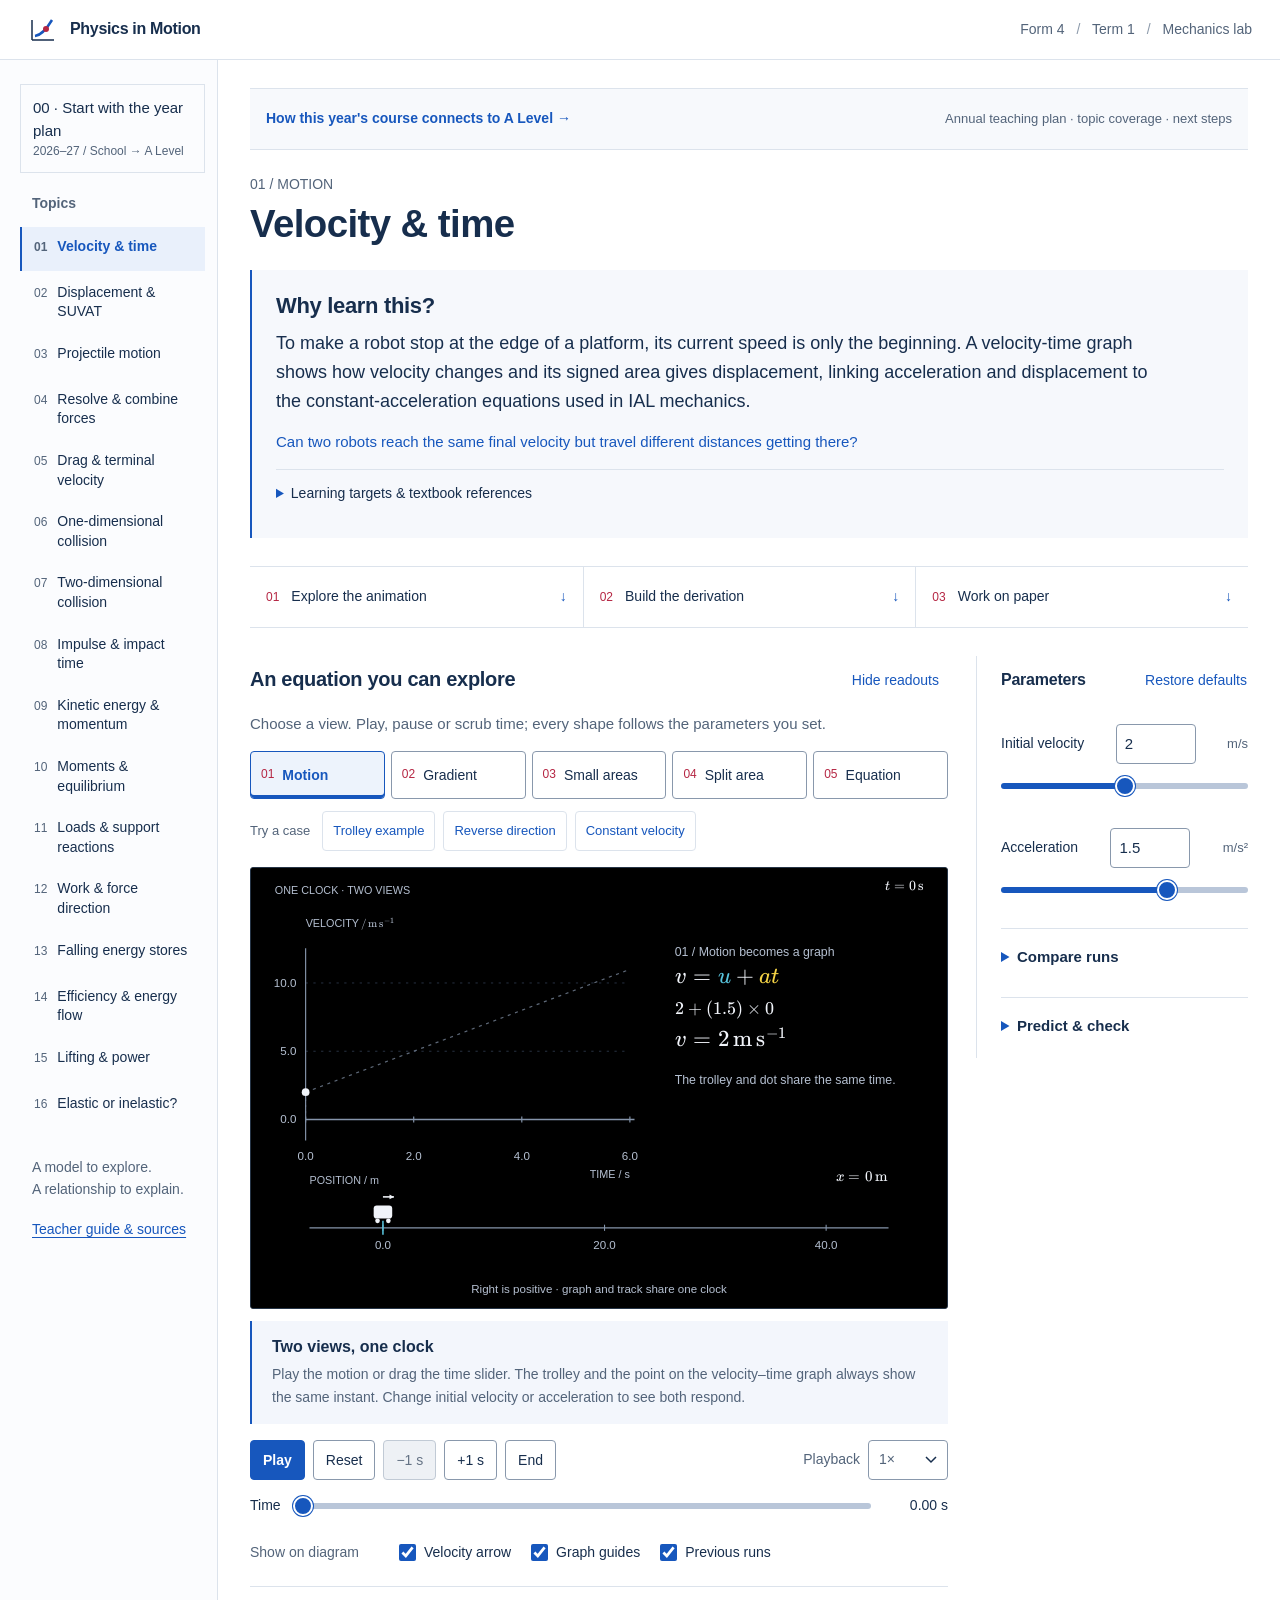
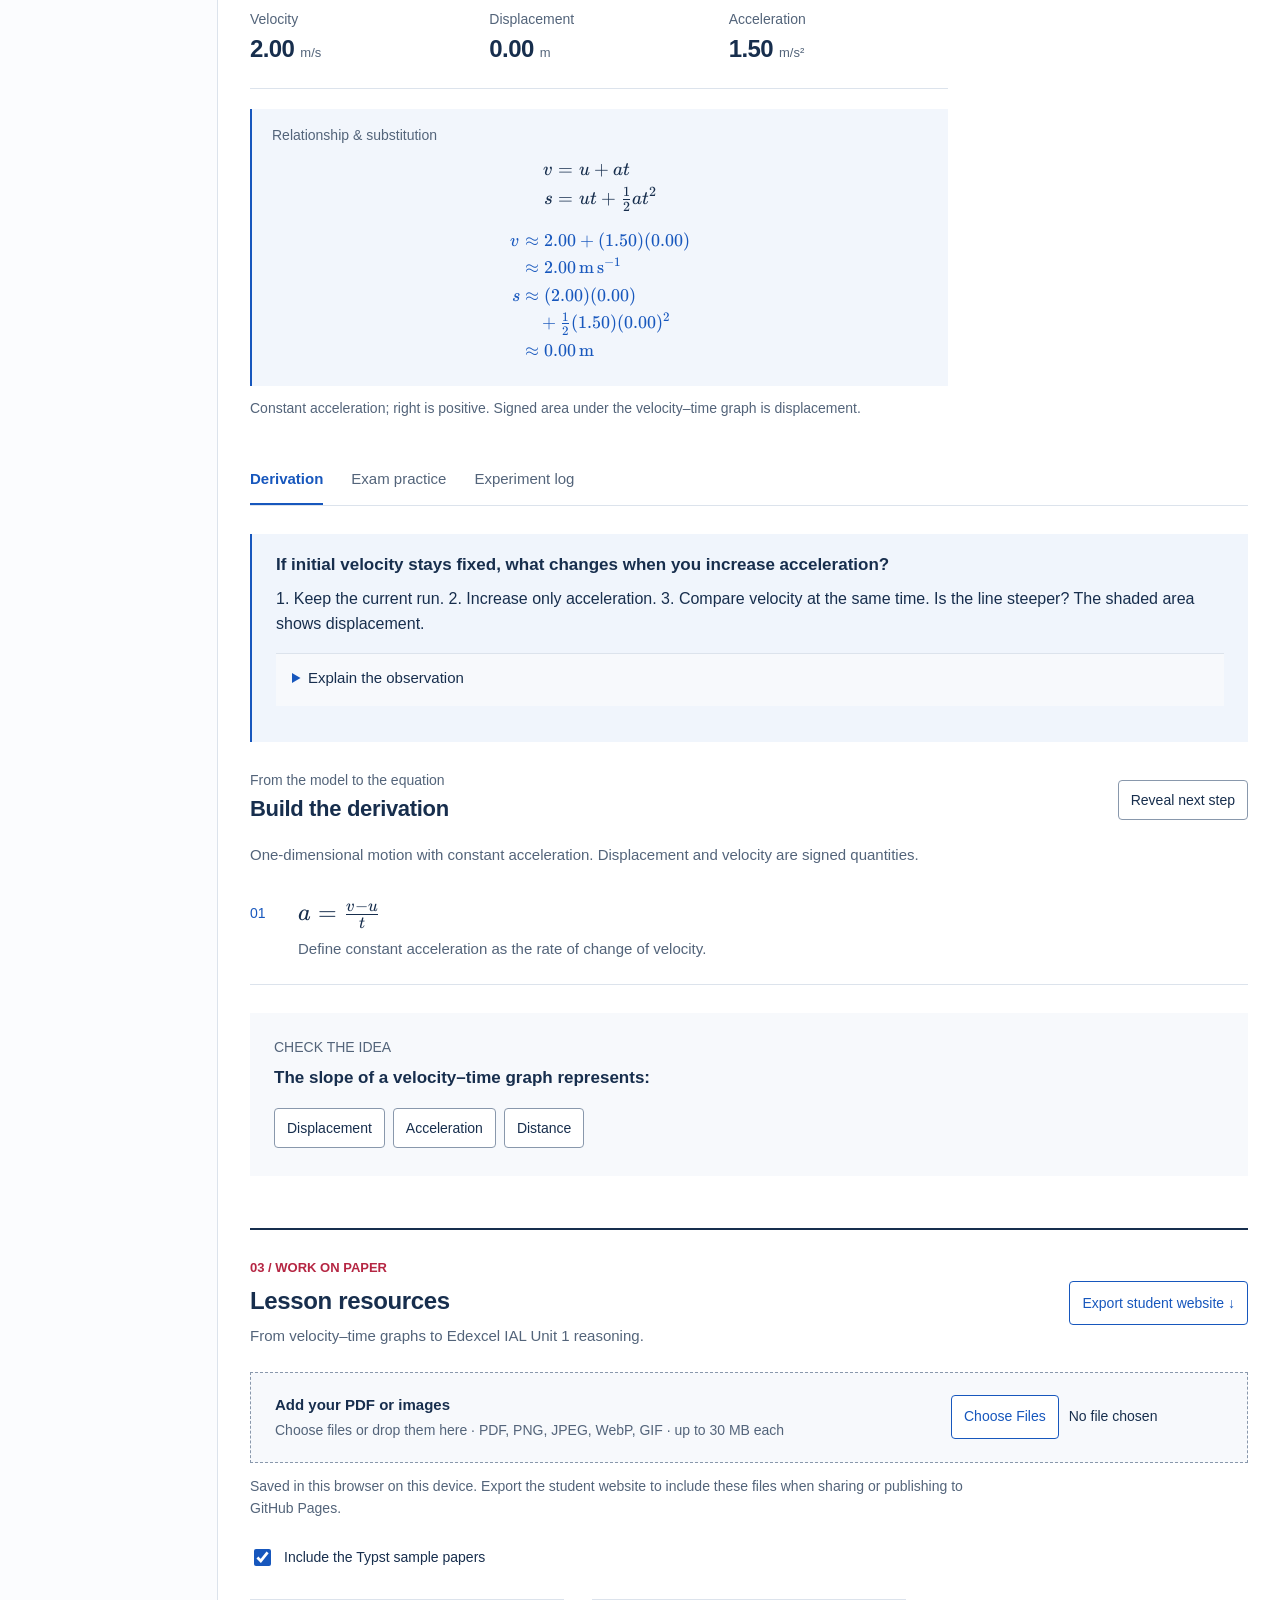
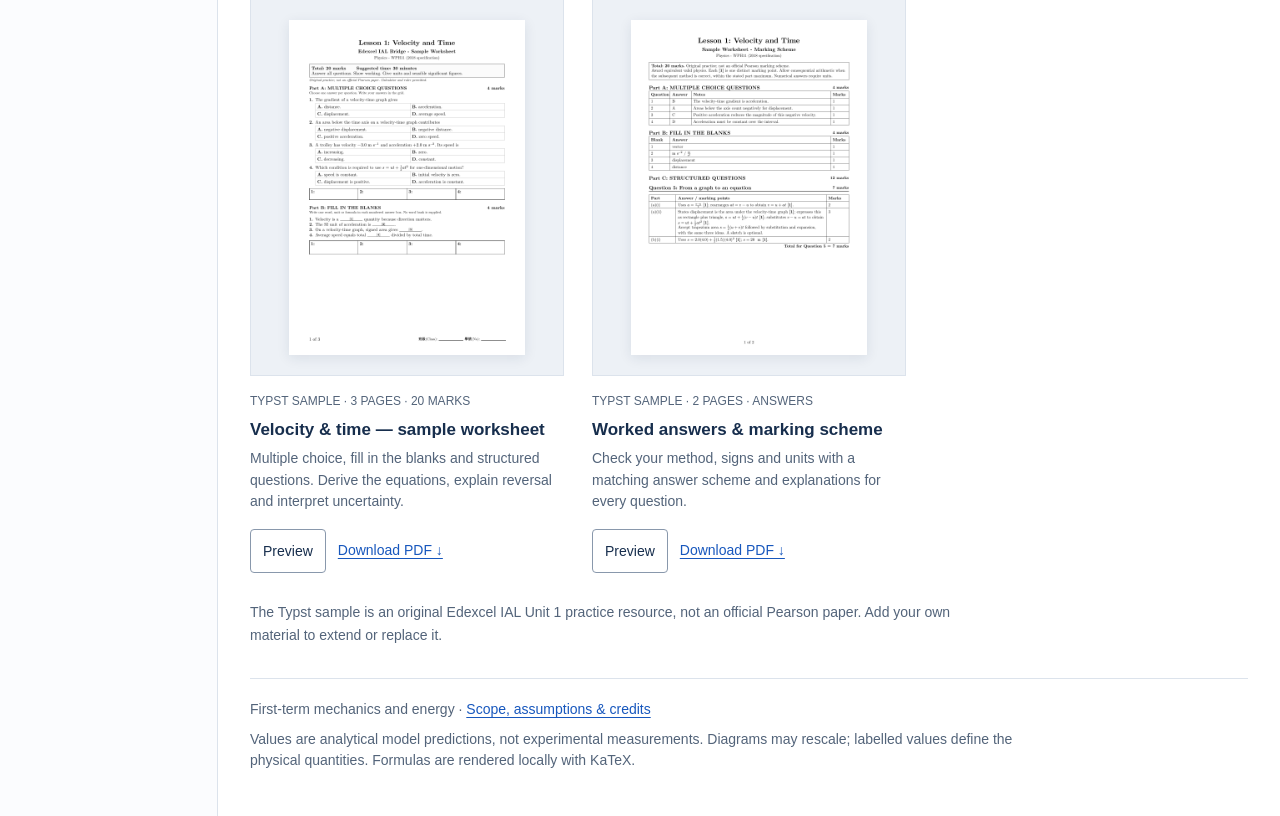
<file: index.html>
<!doctype html>
<html lang="en">
<head>
  <meta charset="utf-8">
  <meta name="viewport" content="width=device-width,initial-scale=1">
  <meta name="theme-color" content="#ffffff">
  <link rel="icon" href="data:,">
  <title>Physics in Motion — Interactive Mechanics Lab</title>
  <link rel="stylesheet" href="vendor/katex/katex.min.css">
  <link rel="stylesheet" href="style.css?v=20261015-lab4">
  <link rel="stylesheet" href="worked.css?v=20261015-lab4">
  <link rel="stylesheet" href="lesson-resources.css?v=20261016-lesson1">
  <link rel="stylesheet" href="motion-lesson.css?v=20261016-collision2">
  <link rel="stylesheet" href="visual-type.css?v=20261016-collision2">
  <script defer src="vendor/katex/katex.min.js"></script>
  <script defer src="vendor/katex/contrib/auto-render.min.js"></script>
  <script defer src="visual-math.js?v=20261016-collision2"></script>
  <script defer src="models.js?v=20261016-collision2"></script>
  <script defer src="projectile.js?v=20261016-collision2"></script>
  <script defer src="terminal-model.js?v=20261016-collision2"></script>
  <script defer src="terminal-lesson.js?v=20261016-collision2"></script>
  <script defer src="collision-model.js?v=20261016-collision2"></script>
  <script defer src="collision-lesson.js?v=20261016-collision2"></script>
  <script defer src="content.js?v=20261016-collision2"></script>
  <script defer src="opening-content.js?v=20261016-collision2"></script>
  <script defer src="force-drag-model.js?v=20261016-collision2"></script>
  <script defer src="forces-interaction.js?v=20261016-public1"></script>
  <script defer src="app.js?v=20261016-collision2"></script>
  <script defer src="motion-visual.js?v=20261016-collision2"></script>
  <script defer src="displacement-visual.js?v=20261016-collision2"></script>
  <script defer src="projectile-visual.js?v=20261016-collision2"></script>
  <script defer src="forces-visual.js?v=20261016-collision2"></script>
  <script defer src="terminal-visual.js?v=20261016-collision2"></script>
  <script defer src="collision-visual.js?v=20261016-collision2"></script>
  <script defer src="lab-features.js?v=20261016-collision2"></script>
  <script defer src="motion-lesson.js?v=20261016-collision2"></script>
  <script defer src="worked-data.js?v=20261016-lesson1"></script>
  <script defer src="worked.js?v=20261016-collision2"></script>
  <script defer src="resource-export.js?v=20261016-lesson1"></script>
  <script defer src="lesson-resources-data.js?v=20261016-lesson1"></script>
  <script defer src="lesson-resources.js?v=20261016-collision2"></script>
  <script defer src="lesson-introductions-data.js?v=20261016-collision2"></script>
  <script defer src="lesson-introductions.js?v=20261016-collision2"></script>
</head>
<body>
<a class="skip-link" href="#main-content">Skip to lesson</a>
<header class="app-header">
  <a class="brand" href="#motion" aria-label="Physics in Motion home"><svg class="brand-mark" viewBox="0 0 30 30" width="30" height="30" aria-hidden="true"><path d="M4 25V5M4 25H26" fill="none" stroke="currentColor" stroke-width="1.5"/><path d="M7 21Q15 20 24 5" fill="none" stroke="#1757bd" stroke-width="2.5"/><circle cx="18" cy="14" r="3" fill="#b52643"/></svg><span>Physics in Motion</span></a>
  <span class="edition">Form 4 <span aria-hidden="true">/</span> Term 1 <span aria-hidden="true">/</span> Mechanics lab</span>
</header>
<div class="shell">
  <aside aria-label="Lab notebook">
    <a class="course-nav" href="course-overview.html">00 · Start with the year plan<small>2026–27 / School → A Level</small></a>
    <div class="nav-title">Topics</div>
    <nav id="topics" aria-label="Physics topics"></nav>
    <div class="aside-note">A model to explore.<br>A relationship to explain.</div>
    <a href="GUIDE.md" class="source-link">Teacher guide & sources</a>
  </aside>
  <main id="main-content" tabindex="-1">
    <div class="course-entry"><a href="course-overview.html">How this year's course connects to A Level →</a><span>Annual teaching plan · topic coverage · next steps</span></div>
    <div class="topic-heading"><div class="kicker" id="group"></div><h1 id="title"></h1><p class="intro" id="lessonIntro">Change a parameter. Watch the motion. Explain the relationship.</p></div>
    <section id="lessonIntroduction" class="lesson-introduction" aria-labelledby="lessonWhyHeading" hidden></section>
    <nav id="lessonRoute" class="lesson-route" aria-label="This lesson" hidden></nav>
    <button id="workedShortcut" hidden>Explore a worked question</button>
    <div class="workspace" id="liveLab">
      <section class="experiment" aria-label="Interactive experiment">
        <div class="panel-top"><h2>Experiment</h2><button id="hideValues" class="quiet" aria-pressed="false">Hide readouts</button></div>
        <svg id="scene" viewBox="0 0 900 410" role="img" aria-label="Live physics simulation"></svg>
        <div class="transport">
          <div class="playback-actions"><button id="play" class="primary">Play</button><button id="reset">Reset</button><button id="stepBack">−1 s</button><button id="stepForward">+1 s</button><button id="eventJump">Next event</button></div>
          <label class="speed">Playback <select id="speed"><option value="0.25">0.25×</option><option value="0.5">0.5×</option><option value="1" selected>1×</option><option value="2">2×</option></select></label>
          <label class="scrub"><span id="timeLabel">Time</span><input id="time" type="range" min="0" max="6" step="any" value="0"><output id="timeReadout">0.00 s</output></label>
        </div>
        <fieldset id="displayOptions"><legend>Show on diagram</legend><label><input id="showComponents" type="checkbox" checked> Components</label><label><input id="showProjections" type="checkbox" checked> Projections</label><label><input id="showGhosts" type="checkbox" checked> Previous runs</label></fieldset>
        <div id="readouts" class="readouts"></div>
        <div class="equations"><div class="label">Relationship & substitution</div><div id="equation"></div><div id="substitution"></div></div>
        <p id="modelNote" class="model-note"></p>
      </section>
      <section class="parameters" aria-label="Experiment parameters">
        <div class="panel-top"><h2>Parameters</h2><button id="defaults" class="quiet">Restore defaults</button></div>
        <div id="controls"></div>
        <details class="compare"><summary>Compare runs</summary><p class="muted">Keep a run, then change one variable to compare the outcomes.</p><div class="button-row"><button id="capture">Keep this run</button><button id="clearCompare" class="quiet">Clear runs</button></div><div id="comparison" class="muted">No runs kept yet.</div></details>
        <details id="challenge" class="challenge"><summary>Predict & check</summary><p class="muted">Use your own parameters to create a calculation.</p><button id="newChallenge">Create a calculation</button><div id="challengeBody" aria-live="polite"></div></details>
      </section>
    </div>
    <div class="tabs" role="tablist" aria-label="Learning tools"><button role="tab" id="tab-derive" aria-controls="derive" aria-selected="true">Derivation</button><button role="tab" id="tab-practice" aria-controls="practice" aria-selected="false">Exam practice</button><button role="tab" id="tab-data" aria-controls="data" aria-selected="false">Experiment log</button></div>
    <section id="derive" class="learning" role="tabpanel" aria-labelledby="tab-derive">
      <div id="investigation"></div>
      <div class="section-head"><div><div class="kicker">From the model to the equation</div><h2>Build the derivation</h2></div><button id="revealStep">Reveal next step</button></div>
      <p id="assumptions"></p><div id="steps"></div><div id="checkpoint" class="checkpoint"></div>
    </section>
    <section id="practice" class="learning" role="tabpanel" aria-labelledby="tab-practice" hidden>
      <div class="section-head"><div><div class="kicker">Pearson Edexcel IAL style</div><h2>Apply your reasoning</h2></div><button id="print">Print this question</button></div>
      <p class="muted practice-note">Original structured questions, not official Pearson papers. Marks assess method, reasoning and units. Numeric feedback checks only the stated value; use the mark scheme for the full response.</p>
      <div id="workedSolution" hidden></div><div id="exam"></div>
    </section>
    <section id="data" class="learning" role="tabpanel" aria-labelledby="tab-data" hidden>
      <div class="section-head"><div><div class="kicker">Test the relationship</div><h2>Record your investigation</h2></div><div class="button-row"><button id="record" class="primary">Record current state</button><button id="csv">Export CSV</button><button id="clearLog">Clear this log</button></div></div>
      <p>Change one independent variable at a time. Record at least five readings. Explain which variables you controlled and whether your graph supports the model.</p>
      <label>Your investigation notes<textarea id="labNotes" placeholder="Prediction, independent variable, controls, evidence and limitations"></textarea></label>
      <div id="tableWrap"></div>
      <div id="dataPlot" hidden><div class="plot-controls"><label>Horizontal axis <select id="plotX"></select></label><label>Vertical axis <select id="plotY"></select></label></div><svg id="scatter" viewBox="0 0 900 350" role="img" aria-label="Graph of recorded readings"></svg><p id="fit" class="muted"></p></div>
      <p class="muted" id="logStatus" aria-live="polite"></p>
    </section>
    <section id="lessonResources" class="lesson-resources" aria-labelledby="resourcesHeading" hidden></section>
    <footer><p>First-term mechanics and energy · <a href="GUIDE.md">Scope, assumptions & credits</a></p><p>Values are analytical model predictions, not experimental measurements. Diagrams may rescale; labelled values define the physical quantities. Formulas are rendered locally with KaTeX.</p></footer>
  </main>
</div>
<dialog id="resourcePreview" class="resource-preview" aria-labelledby="previewHeading">
  <div class="preview-header"><div><p class="kicker">WORK ON PAPER</p><h2 id="previewHeading"></h2></div><button id="closePreview" autofocus>Close preview</button></div>
  <div class="preview-toolbar"><div class="button-row"><button id="previousPage" aria-label="Previous preview page">← Previous</button><output id="previewPage" aria-live="polite"></output><button id="nextPage" aria-label="Next preview page">Next →</button></div><a id="previewPDF" class="resource-link" target="_blank" rel="noopener">Open PDF ↗</a></div>
  <figure class="preview-sheet"><img id="previewImage" alt=""><figcaption id="previewCaption"></figcaption></figure>
  <p class="preview-help"><span id="previewInstructions"></span> <a id="previewFullImage" target="_blank" rel="noopener">Open full-size image ↗</a></p>
</dialog>
</body>
</html>
</file>
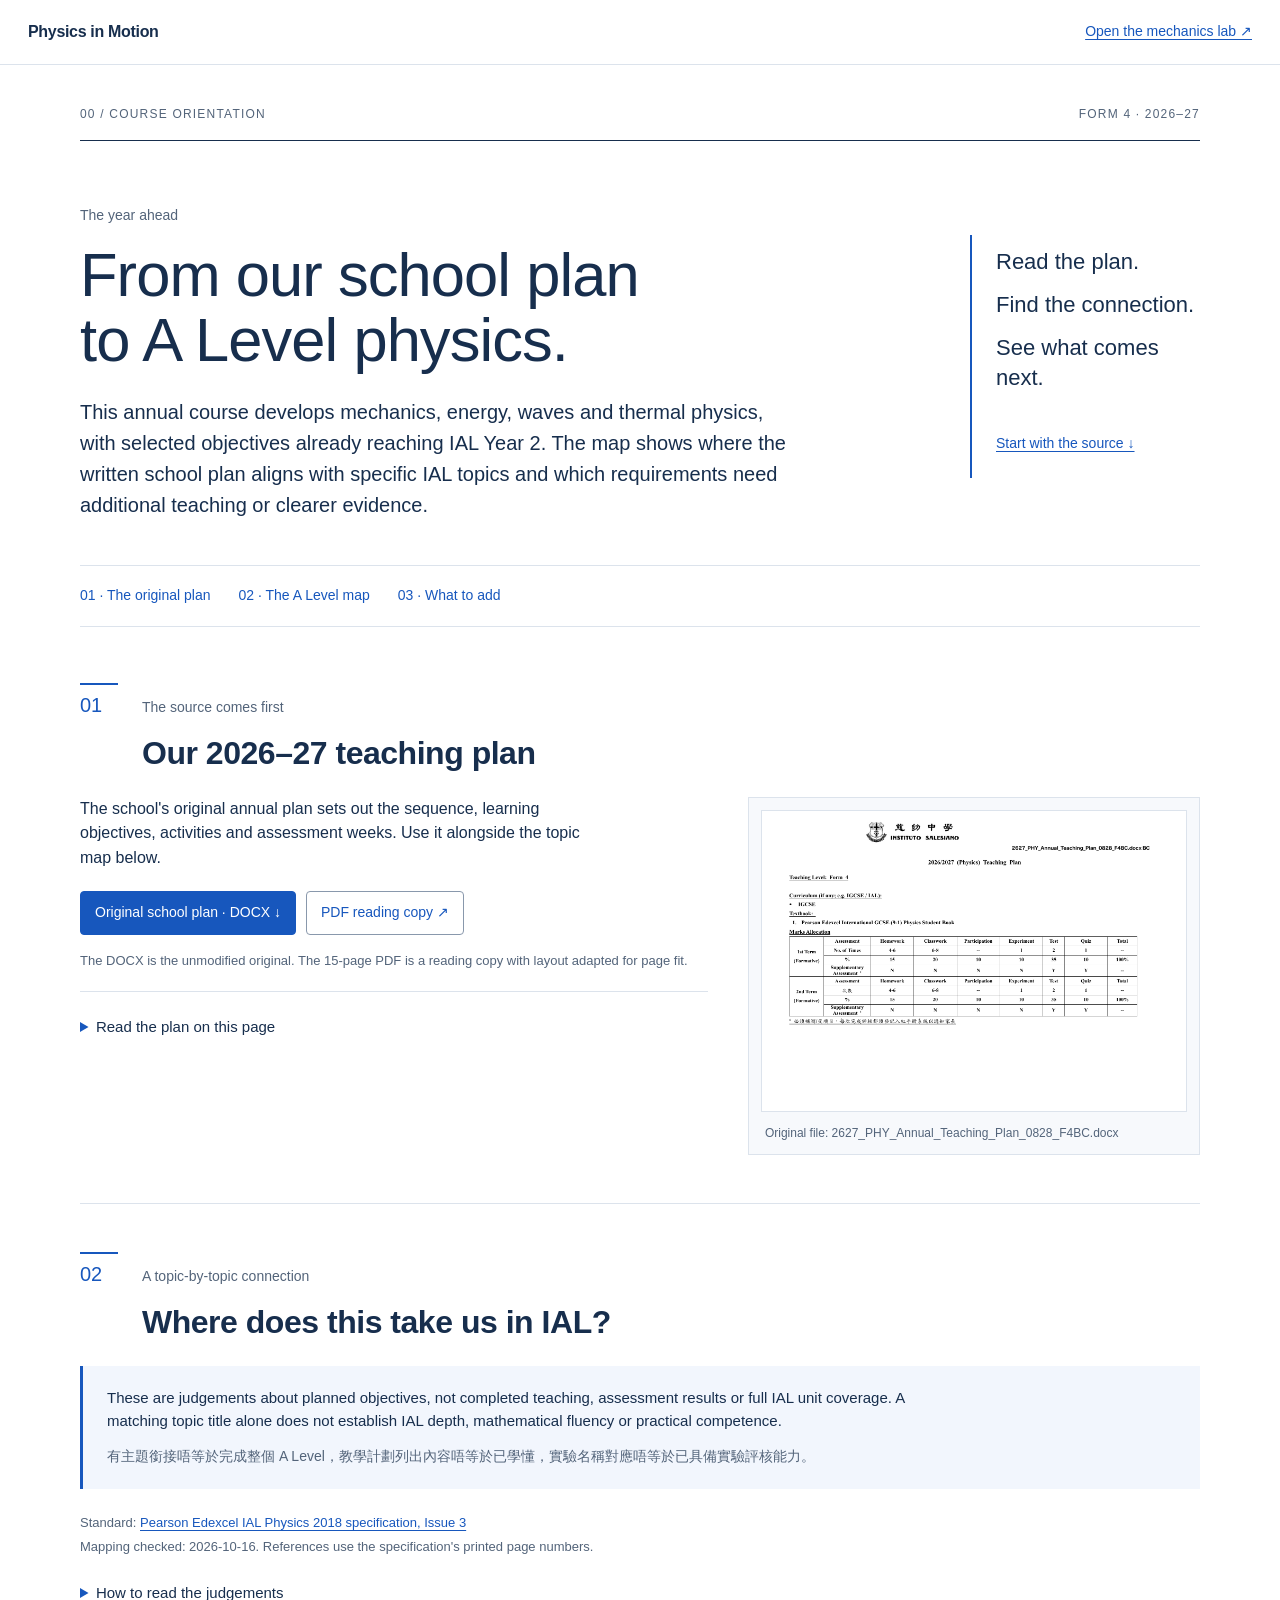
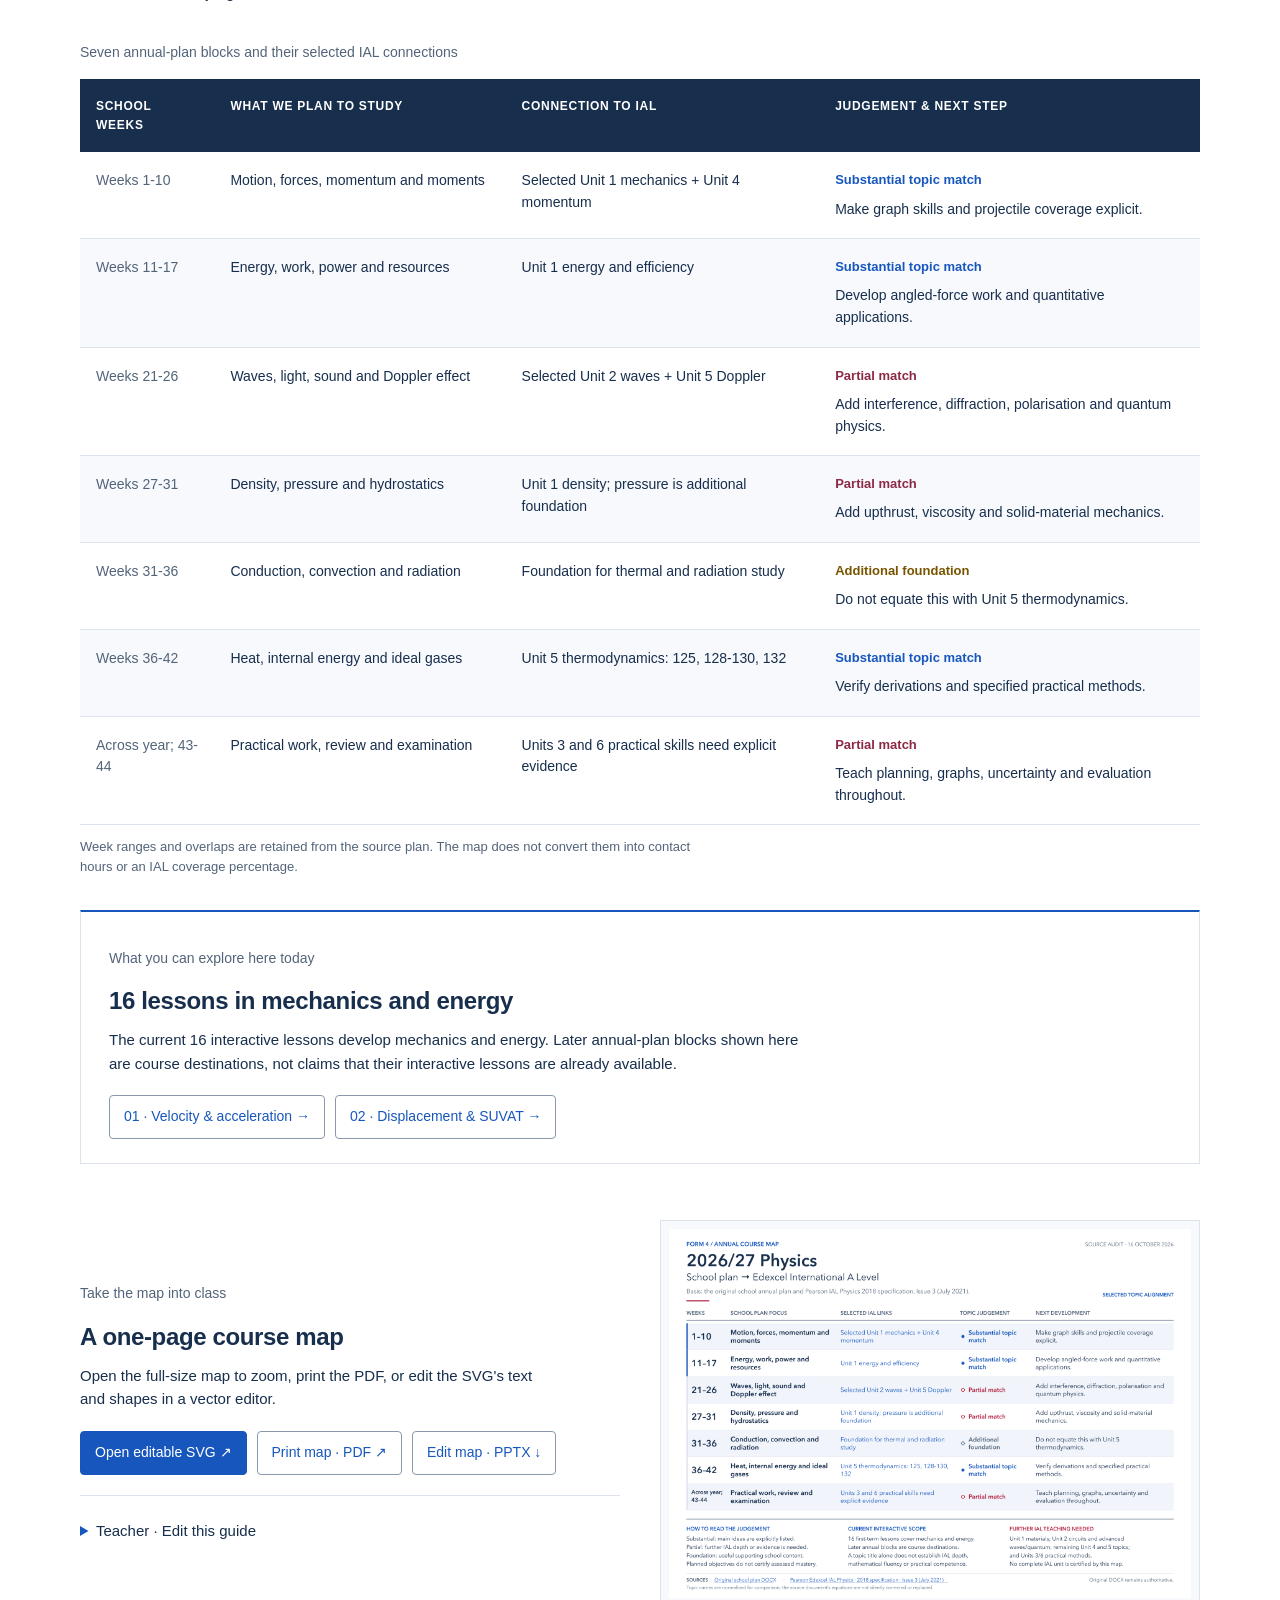
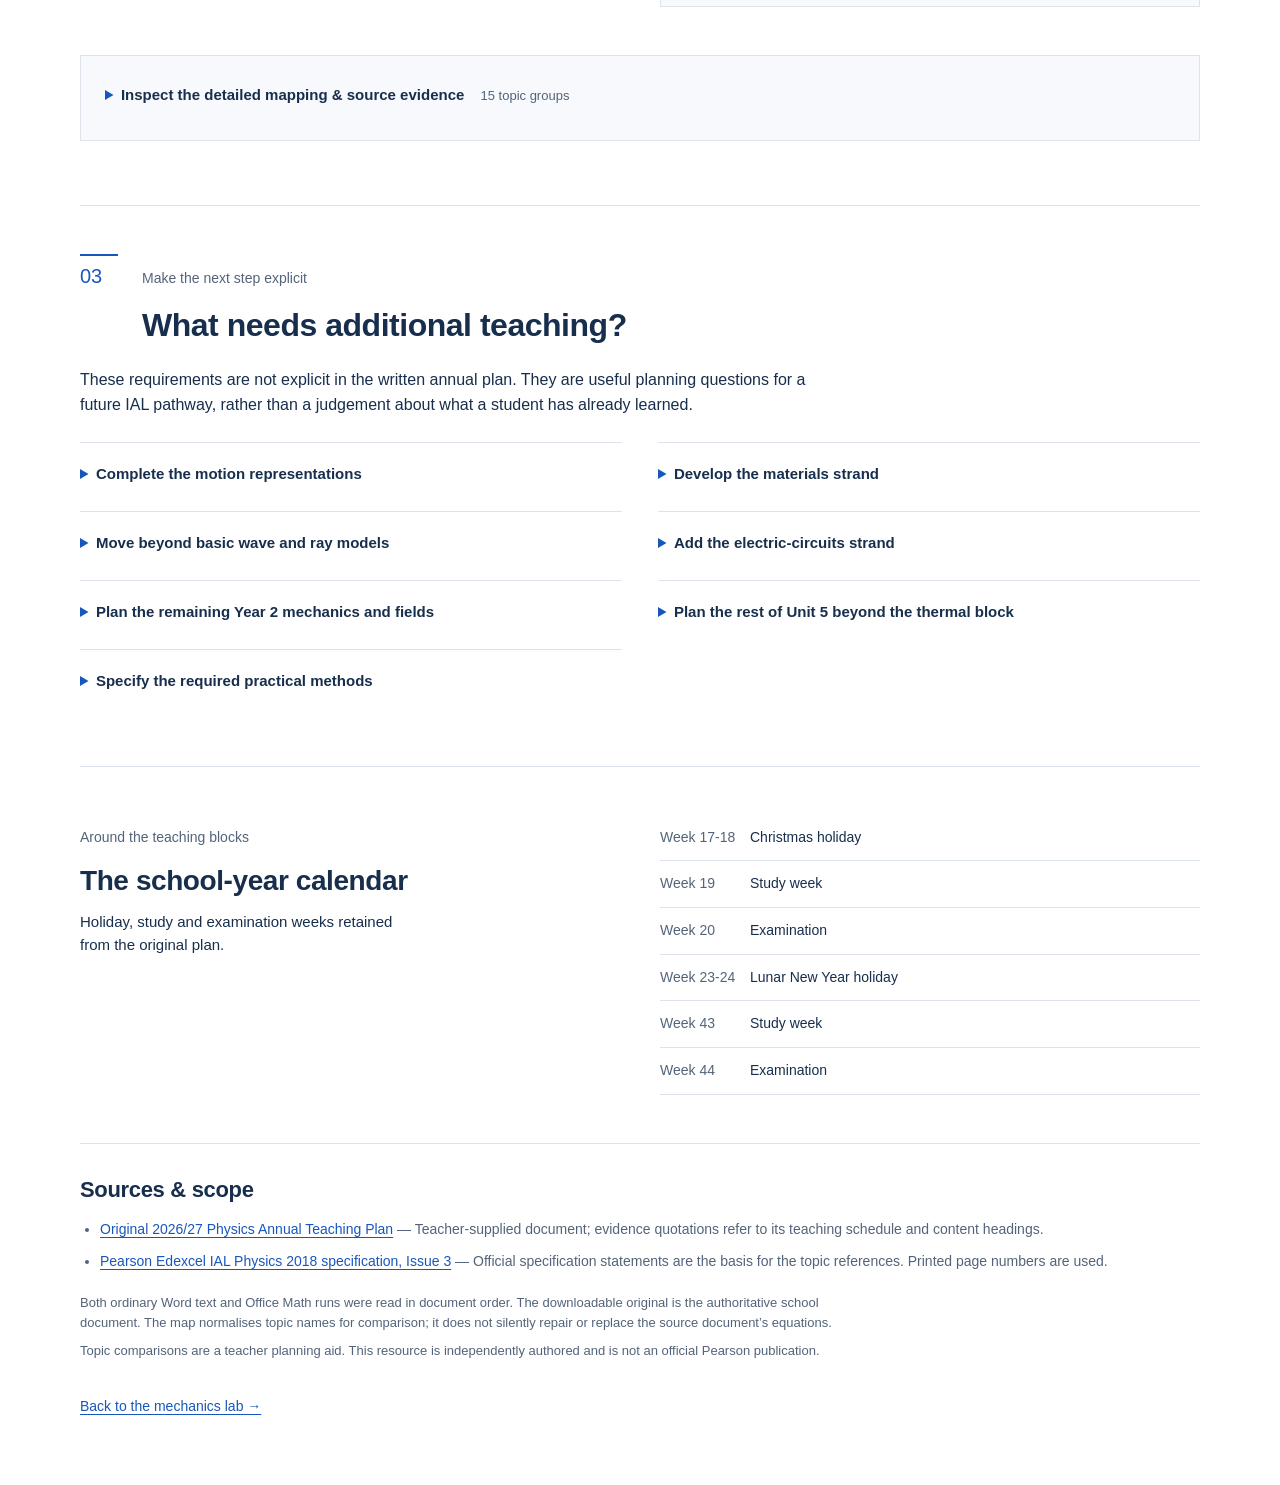
<file: course-overview.html>
<!doctype html>
<html lang="en">
<head>
  <meta charset="utf-8">
  <meta name="viewport" content="width=device-width,initial-scale=1">
  <meta name="theme-color" content="#ffffff">
  <link rel="icon" href="data:,">
  <title>The year ahead · Physics in Motion</title>
  <link rel="stylesheet" href="style.css?v=20261015-lab4">
  <link rel="stylesheet" href="visual-type.css?v=20261016-live3">
  <link rel="stylesheet" href="course-overview.css?v=20261016-guide1">
  <script defer src="lesson-resources-data.js?v=20261016-lesson1"></script>
  <script defer src="curriculum-map-data.js?v=20261016-guide1"></script>
  <script defer src="course-overview.js?v=20261016-guide1"></script>
</head>
<body class="course-overview">
  <a class="skip-link" href="#guide-main">Skip to course guide</a>
  <header class="app-header">
    <a class="brand" href="index.html#motion">Physics in Motion</a>
    <a class="return-lab" href="index.html#motion">Open the mechanics lab ↗</a>
  </header>
  <main id="guide-main" class="guide-main" tabindex="-1">
    <div class="guide-masthead"><span>00 / Course orientation</span><span>Form 4 · 2026–27</span></div>
    <section class="guide-hero" aria-labelledby="guide-title">
      <div><p class="kicker">The year ahead</p><h1 id="guide-title">From our school plan<br>to A Level physics.</h1><p class="guide-lead" id="courseIntroduction"></p></div>
      <div class="guide-thread" aria-label="How to use this guide"><p>Read the plan.</p><p>Find the connection.</p><p>See what comes next.</p><a href="#school-plan">Start with the source ↓</a></div>
    </section>
    <nav class="guide-anchors" aria-label="Course guide sections"><a href="#school-plan">01 · The original plan</a><a href="#course-map">02 · The A Level map</a><a href="#next-steps">03 · What to add</a></nav>

    <section id="school-plan" class="guide-section" aria-labelledby="plan-title">
      <div class="guide-section-heading"><p class="guide-number">01</p><div><p class="kicker">The source comes first</p><h2 id="plan-title">Our 2026–27 teaching plan</h2></div></div>
      <div class="source-layout"><div class="source-copy"><p>The school's original annual plan sets out the sequence, learning objectives, activities and assessment weeks. Use it alongside the topic map below.</p><div class="guide-actions"><a class="guide-button primary" id="originalPlan" href="resources/curriculum/2026-2027_Physics_Annual_Teaching_Plan.docx" download>Original school plan · DOCX ↓</a><a class="guide-button" id="planPDF" href="resources/curriculum/2026-2027_Physics_Annual_Teaching_Plan.pdf" target="_blank" rel="noopener">PDF reading copy ↗</a></div><p class="guide-small">The DOCX is the unmodified original. The 15-page PDF is a reading copy with layout adapted for page fit.</p><details id="planPreviewToggle"><summary>Read the plan on this page</summary><div id="planEmbed" class="plan-embed"></div><p class="guide-small">If your browser cannot display the PDF, use the PDF reading-copy link above.</p></details></div><figure class="plan-cover"><img src="resources/curriculum/2026-2027_Physics_Annual_Teaching_Plan_Preview.png" alt="Preview of the first page of the school annual teaching plan" width="900" height="636" loading="lazy"><figcaption>Original file: <span id="originalFilename"></span></figcaption></figure></div>
    </section>

    <section id="course-map" class="guide-section" aria-labelledby="map-title">
      <div class="guide-section-heading"><p class="guide-number">02</p><div><p class="kicker">A topic-by-topic connection</p><h2 id="map-title">Where does this take us in IAL?</h2></div></div>
      <div class="guide-notice"><p id="coverageCaveat"></p><p lang="zh-Hant">有主題銜接唔等於完成整個 A Level，教學計劃列出內容唔等於已學懂，實驗名稱對應唔等於已具備實驗評核能力。</p></div>
      <p class="map-basis">Standard: <a id="specificationSource" target="_blank" rel="noopener"></a><span id="mapChecked"></span></p>
      <details class="map-key"><summary>How to read the judgements</summary><dl id="classificationKey"></dl></details>
      <div class="summary-table-wrap"><table class="course-table"><caption>Seven annual-plan blocks and their selected IAL connections</caption><thead><tr><th scope="col">School weeks</th><th scope="col">What we plan to study</th><th scope="col">Connection to IAL</th><th scope="col">Judgement & next step</th></tr></thead><tbody id="courseSummary"></tbody></table></div>
      <p class="guide-small" id="calendarNote"></p>
      <div class="site-scope"><p class="kicker">What you can explore here today</p><h3>16 lessons in mechanics and energy</h3><p id="siteScope"></p><div class="guide-actions"><a class="guide-button" href="index.html#motion">01 · Velocity & acceleration →</a><a class="guide-button" href="index.html#displacement">02 · Displacement & SUVAT →</a></div></div>

      <div class="map-artifact"><div><p class="kicker">Take the map into class</p><h3>A one-page course map</h3><p>Open the full-size map to zoom, print the PDF, or edit the SVG's text and shapes in a vector editor.</p><div class="guide-actions"><a class="guide-button primary" href="resources/curriculum/2026-2027_Edexcel_IAL_Course_Map.svg" target="_blank" rel="noopener">Open editable SVG ↗</a><a class="guide-button" href="resources/curriculum/2026-2027_Edexcel_IAL_Course_Map.pdf" target="_blank" rel="noopener">Print map · PDF ↗</a><a class="guide-button" href="resources/curriculum/2026-2027_Edexcel_IAL_Course_Map.pptx" download>Edit map · PPTX ↓</a></div><details class="teacher-edit" id="guideEditor" hidden><summary>Teacher · Edit this guide</summary><a id="canvaEdit" class="guide-button" target="_blank" rel="noopener" hidden>Open in Canva to edit ↗</a><p>The map contains editable text and vector shapes. The website's mapping and evidence are kept in <a href="curriculum-map-data.js" download>curriculum-map-data.js</a>; lesson introductions are kept in <a href="lesson-introductions-data.js" download>lesson-introductions-data.js</a>. The Canva copy is separate: edits there do not automatically change this website or its SVG/PDF. After editing the website files, export a fresh student website from a lesson's worksheet library.</p></details></div><a class="map-preview" href="resources/curriculum/2026-2027_Edexcel_IAL_Course_Map.svg" target="_blank" rel="noopener" aria-label="Open full-size editable course map"><img src="resources/curriculum/2026-2027_Edexcel_IAL_Course_Map_Preview.png" alt="One-page map of the seven school course blocks and their selected Edexcel IAL connections" width="1684" height="1191" loading="lazy"></a></div>

      <details class="detailed-map"><summary>Inspect the detailed mapping & source evidence <span>15 topic groups</span></summary><p>Each entry gives the school's stated objective, the specific IAL statements it supports, and the further teaching or evidence needed. IAL links open the relevant specification page.</p><div id="courseDetails"></div></details>
    </section>

    <section id="next-steps" class="guide-section" aria-labelledby="next-title"><div class="guide-section-heading"><p class="guide-number">03</p><div><p class="kicker">Make the next step explicit</p><h2 id="next-title">What needs additional teaching?</h2></div></div><p class="guide-measure">These requirements are not explicit in the written annual plan. They are useful planning questions for a future IAL pathway, rather than a judgement about what a student has already learned.</p><div id="courseGaps" class="gap-list"></div></section>

    <section class="guide-section calendar-section" aria-labelledby="calendar-title"><div><p class="kicker">Around the teaching blocks</p><h2 id="calendar-title">The school-year calendar</h2><p>Holiday, study and examination weeks retained from the original plan.</p></div><dl id="courseCalendar" class="course-calendar"></dl></section>

    <footer class="guide-footer"><h2>Sources & scope</h2><ul id="guideSources"></ul><p id="extractionNote"></p><p>Topic comparisons are a teacher planning aid. This resource is independently authored and is not an official Pearson publication.</p><a href="index.html#motion">Back to the mechanics lab →</a></footer>
  </main>
  <noscript><p class="guide-nojs">Enable JavaScript to read the topic map. The original school plan and editable map files remain available through the links above.</p></noscript>
</body>
</html>
</file>
<file: style.css>
/* Physics notebook: quiet paper, precise notation, blue active / red comparison. */
:root{--paper:#fff;--canvas:#f7f9fc;--ink:#172e4d;--muted:#53647a;--line:#dce3ec;--control-line:#8998ac;--green:#1757bd;--mint:#edf3fc;--orange:#b52643;--navy:#172e4d;--blue:var(--green);--red:var(--orange);--radius:4px;--control-height:40px}
*{box-sizing:border-box}
html{scroll-padding-top:24px}
body{margin:0;background:var(--paper);color:var(--ink);font:1rem/1.55 Arial,Helvetica,sans-serif}
a{color:var(--blue);text-underline-offset:3px}
button,input,select,textarea{font:inherit;color:inherit}
button{min-height:var(--control-height);padding:8px 12px;border:1px solid var(--control-line);border-radius:var(--radius);background:#fff;font-size:.875rem;font-weight:400;line-height:1.3;cursor:pointer;flex-shrink:0;transition:background-color .15s,border-color .15s}
button:hover{background:#e5eefc;border-color:var(--blue);box-shadow:0 0 0 2px #1757bd18}
button:active{background:#d5e4fb;box-shadow:inset 0 1px 3px #172e4d22;transform:translateY(1px)}
button:disabled{color:#657385;background:#eef1f5;border-color:#c1cad5;cursor:default}
button.primary{background:var(--blue);color:#fff;border-color:var(--blue);font-weight:700}
button.primary:hover{background:#104794;box-shadow:0 0 0 3px #1757bd22}
button.quiet{color:var(--blue);background:transparent;border-color:transparent}
button.quiet:hover{background:var(--mint)}
:where(button,input,select,textarea,summary,a):focus-visible{outline:3px solid var(--red);outline-offset:3px}
/* Large, steady handles make the next student interaction easy to find. */
input[type=range]{--range-fill:0%;appearance:none;-webkit-appearance:none;accent-color:var(--blue);cursor:grab;min-height:28px;background:transparent;border-radius:12px;touch-action:pan-y}
input[type=range]::-webkit-slider-runnable-track{height:6px;border-radius:6px;background:linear-gradient(to right,var(--blue) 0 var(--range-fill),#b9c6d9 var(--range-fill) 100%)}
input[type=range]::-moz-range-track{height:6px;border-radius:6px;background:#b9c6d9}
input[type=range]::-moz-range-progress{height:6px;border-radius:6px;background:var(--blue)}
input[type=range]::-webkit-slider-thumb{appearance:none;-webkit-appearance:none;width:20px;height:20px;margin-top:-7px;border:2px solid #fff;border-radius:50%;background:var(--blue);box-shadow:0 0 0 1px var(--blue);transition:box-shadow .15s,background .15s}
input[type=range]::-moz-range-thumb{width:16px;height:16px;border:2px solid #fff;border-radius:50%;background:var(--blue);box-shadow:0 0 0 1px var(--blue);transition:box-shadow .15s,background .15s}
input[type=range]:hover::-webkit-slider-thumb,input[type=range]:focus-visible::-webkit-slider-thumb{box-shadow:0 0 0 6px #1757bd24;background:#104794}
input[type=range]:hover::-moz-range-thumb,input[type=range]:focus-visible::-moz-range-thumb{box-shadow:0 0 0 6px #1757bd24;background:#104794}
input[type=range]:active{cursor:grabbing}
input[type=range]:active::-webkit-slider-thumb{background:var(--red);box-shadow:0 0 0 7px #b5264322}
input[type=range]:active::-moz-range-thumb{background:var(--red);box-shadow:0 0 0 7px #b5264322}
input[type=checkbox]{accent-color:var(--blue);width:17px;height:17px;flex-shrink:0}
select{min-height:var(--control-height);padding:8px 32px 8px 10px;border:1px solid var(--control-line);border-radius:var(--radius);background:#fff url("data:image/svg+xml,%3Csvg xmlns='http://www.w3.org/2000/svg' width='12' height='8' viewBox='0 0 12 8'%3E%3Cpath d='m1 1 5 5 5-5' fill='none' stroke='%23172e4d' stroke-width='1.5'/%3E%3C/svg%3E") no-repeat right 10px center;appearance:none;font-size:.875rem;max-width:100%}
textarea{display:block;resize:vertical;width:100%;min-height:112px;margin:8px 0 16px;padding:12px;border:1px solid var(--control-line);border-radius:var(--radius);background:#fff;line-height:1.6}
::placeholder{color:var(--muted);opacity:1}
h1,h2,h3{line-height:1.25}h1{font-size:1.75rem;letter-spacing:-.025em;margin:6px 0 8px}h2{font-size:1.375rem;letter-spacing:-.015em;margin:4px 0 8px}h3{font-size:1.0625rem;margin:8px 0 12px}p{margin:12px 0 16px}
[hidden]{display:none!important}
.skip-link{position:absolute;left:16px;top:-80px;padding:12px 16px;background:#fff;z-index:30}.skip-link:focus{top:8px}
.app-header{min-height:60px;display:flex;align-items:center;justify-content:space-between;gap:24px;padding:12px 28px;border-bottom:1px solid var(--line);background:#fff}
.brand{display:inline-flex;align-items:center;gap:12px;color:var(--ink);text-decoration:none;font-size:1rem;font-weight:700;letter-spacing:-.02em}.brand-mark{display:block;flex-shrink:0}.edition{font-size:.875rem;color:var(--muted)}.edition span{margin:0 8px;color:#8c9aab}
.shell{display:grid;grid-template-columns:218px minmax(0,1fr);max-width:1920px;margin:0 auto}
aside{padding:24px 12px 32px 20px;border-right:1px solid var(--line);background:#fbfcfe;min-width:0}.nav-title{font-size:.875rem;font-weight:700;color:var(--muted);padding:0 12px 12px}nav{display:grid;gap:2px}nav button{display:flex;align-items:baseline;gap:10px;width:100%;min-height:44px;padding:10px 12px;border:0;border-left:2px solid transparent;background:transparent;border-radius:0;text-align:left;font-size:.875rem;line-height:1.4;white-space:normal}nav button:hover{background:#f0f4fa}nav button.active{background:#e9f0fb;border-left-color:var(--blue);color:var(--blue);font-weight:700}.num{font-size:.75rem;color:var(--muted);font-variant-numeric:tabular-nums;flex-shrink:0}.aside-note{margin:28px 12px 8px;color:var(--muted);font-size:.875rem;line-height:1.6}.source-link{display:block;font-size:.875rem;margin:0 12px;padding:10px 0;line-height:1.5}
main{padding:28px 32px 16px;min-width:0}.topic-heading{margin-bottom:24px}.kicker{font-size:.875rem;color:var(--muted)}.intro{font-size:.9375rem;color:var(--muted);margin:0;max-width:70ch}
.workspace{display:grid;grid-template-columns:minmax(0,1fr) 272px;gap:28px;align-items:start}.experiment,.parameters{min-width:0}.panel-top{display:flex;justify-content:space-between;align-items:center;gap:8px;min-height:48px;margin-bottom:8px}.panel-top h2{margin:0;font-size:1rem;letter-spacing:0}.panel-top .quiet{font-size:.875rem;padding:8px}
#scene{display:block;width:100%;height:auto;aspect-ratio:900/410;background-color:var(--canvas);background-image:linear-gradient(#d9e2ef55 1px,transparent 1px),linear-gradient(90deg,#d9e2ef55 1px,transparent 1px);background-size:32px 32px;border-block:1px solid var(--line)}
svg text{font:17px Arial,Helvetica,sans-serif;fill:var(--ink)}svg .small{font-size:13px}svg .big{font-size:24px;font-weight:700}
.transport{display:flex;align-items:center;flex-wrap:wrap;gap:12px;padding:16px 0 12px}.playback-actions,.button-row{display:flex;align-items:center;gap:8px;flex-wrap:wrap}.playback-actions button{white-space:nowrap}.speed{display:flex;align-items:center;gap:8px;margin-left:auto;font-size:.875rem;color:var(--muted)}.scrub{display:flex;align-items:center;gap:12px;width:100%;font-size:.875rem}.scrub input{flex:1;width:100%;min-width:30px;margin:0}.scrub output{min-width:65px;text-align:right;font-variant-numeric:tabular-nums;color:var(--ink)}
#displayOptions{display:flex;align-items:center;flex-wrap:wrap;gap:4px 20px;margin:0 0 12px;padding:0;border:0;min-width:0}#displayOptions legend{float:left;margin-right:20px;padding:10px 0;font-size:.875rem;color:var(--muted)}#displayOptions label{display:inline-flex;align-items:center;gap:8px;min-height:40px;font-size:.875rem;cursor:pointer}#displayOptions input{margin:0}
.readouts{display:grid;grid-template-columns:repeat(auto-fit,minmax(135px,1fr));gap:16px 20px;padding:20px 0;border-block:1px solid var(--line)}.readout{min-width:0}.readout .value{font-size:1.5rem;font-weight:700;letter-spacing:-.025em;font-variant-numeric:tabular-nums;color:var(--ink)}.readout .unit{font-size:.8125rem;margin-left:6px;color:var(--muted)}.readout .caption{font-size:.875rem;color:var(--muted);margin-top:2px}
.equations{margin-top:20px;padding:16px 20px;background:#f2f6fc;border-left:2px solid #b6cae9;overflow:auto}.label{font-size:.875rem;color:var(--muted)}#equation{font-size:1rem;padding:4px 0}#substitution{font-size:.9375rem;color:var(--blue);min-height:32px;overflow:auto}.model-note{font-size:.875rem;color:var(--muted);margin:12px 0 0;max-width:80ch}
.parameters{border-left:1px solid var(--line);padding-left:24px}.parameters .panel-top{gap:0;flex-wrap:wrap}.parameters .panel-top .quiet{padding-inline:0}.control{padding:12px 0 16px}.control label{display:flex;justify-content:space-between;align-items:center;gap:8px;font-size:.875rem;line-height:1.4}.control input[type=number]{width:80px;min-height:40px;padding:8px;border:1px solid var(--control-line);background:#fff;border-radius:var(--radius);font-size:.9375rem;font-variant-numeric:tabular-nums}.control input[type=range]{display:block;width:100%;margin:8px 0 0}.unit-label{font-size:.8125rem;color:var(--muted)}
details{margin:16px 0;background:#f7f9fc;border-top:1px solid var(--line);padding:12px 16px}summary{cursor:pointer;color:var(--ink);font-size:.9375rem;min-height:28px;line-height:1.6}summary::marker{color:var(--blue)}details[open]>summary{margin-bottom:12px}.parameters details{margin:8px 0 0;padding:16px 0;background:none;border-top:1px solid var(--line)}.parameters details summary{font-weight:700}.parameters details .muted{font-size:.875rem}.parameters .button-row{gap:4px}.muted{font-size:.875rem;line-height:1.55;color:var(--muted)}#comparison{margin-top:12px;overflow:auto}#comparison p{margin:8px 0}#comparison table{min-width:230px}.challenge input{width:100%;min-height:40px;padding:8px;border:1px solid var(--control-line);border-radius:var(--radius);margin:8px 0}.challenge p{font-size:.875rem}.challenge details{padding:12px!important;background:var(--canvas)!important}
.tabs{display:flex;gap:28px;max-width:100%;margin-top:36px;border-bottom:1px solid var(--line);overflow-x:auto}.tabs button{padding:14px 0;border:0;border-bottom:2px solid transparent;border-radius:0;background:none;font-size:.9375rem;color:var(--muted);white-space:nowrap}.tabs button[aria-selected=true]{color:var(--blue);border-bottom-color:var(--blue);font-weight:700}.tabs button:hover{color:var(--blue)}.learning{padding:28px 0 12px}.section-head{display:flex;justify-content:space-between;align-items:center;gap:16px;flex-wrap:wrap}.section-head .button-row{gap:8px}.section-head button{white-space:nowrap}.learning>p{max-width:82ch}.practice-note{max-width:88ch!important}#assumptions{font-size:.9375rem;color:var(--muted);margin:12px 0 8px}.step{display:grid;grid-template-columns:32px minmax(0,1fr);gap:16px;padding:24px 0;border-bottom:1px solid var(--line)}.step-number{font-size:.875rem;color:var(--blue);font-variant-numeric:tabular-nums;padding-top:5px}.step .math{font-size:1.25rem;overflow:auto}.step p{font-size:.9375rem;color:var(--muted);margin:8px 0 0;max-width:80ch}.checkpoint{padding:24px;background:var(--canvas);margin-top:28px}.checkpoint h3{font-size:1.0625rem;max-width:70ch}.checkpoint button{margin:4px 8px 4px 0;text-align:left;max-width:100%;white-space:normal}.feedback{font-size:.9375rem;color:var(--blue);font-weight:700}.question-context{font-size:1rem;line-height:1.65;background:var(--canvas);padding:20px 24px;border-left:2px solid var(--red);margin:24px 0 16px}.part{padding:24px 0;border-bottom:1px solid var(--line)}.part-head{display:flex;justify-content:space-between;gap:24px;margin-bottom:16px}.marks{font-weight:700;color:var(--red);white-space:nowrap}.part label{font-size:.9375rem}.numeric-check{display:flex;gap:12px;align-items:center;flex-wrap:wrap}.numeric-check label{display:flex;align-items:center;gap:8px;flex-wrap:wrap}.numeric-check input{width:130px;max-width:100%;min-height:40px;padding:8px;border:1px solid var(--control-line);border-radius:var(--radius)}.markpoint{display:flex;align-items:flex-start;gap:10px;padding:8px 0;font-size:.9375rem}.markpoint input{margin:4px 0 0}.math-inline{overflow-wrap:anywhere}.katex-display{margin:.5em 0;overflow-x:auto;overflow-y:hidden}
#investigation:empty{display:none}#investigation{margin-bottom:28px;padding:20px 24px;background:#f0f5fc;border-left:2px solid var(--blue)}#investigation h3,#investigation h2{margin-top:0}#investigation p:last-child{margin-bottom:0}#investigation label{font-size:.9375rem}#investigation .button-row{margin-top:12px}
#tableWrap{overflow:auto;margin-top:24px}table{width:100%;border-collapse:collapse;font-variant-numeric:tabular-nums}th,td{font-size:.875rem;text-align:left;padding:10px 12px;border-bottom:1px solid var(--line);white-space:nowrap}th{font-weight:700;background:var(--canvas)}.plot-controls{display:flex;gap:20px;margin:24px 0 16px;flex-wrap:wrap}.plot-controls label{font-size:.875rem;min-width:0}.plot-controls select{display:block;margin-top:6px}#scatter{width:100%;display:block;background:var(--canvas);border:1px solid var(--line)}
footer{margin-top:32px;padding:20px 0;border-top:1px solid var(--line);color:var(--muted);font-size:.875rem}footer p{margin:0 0 8px;max-width:100ch}.prediction-mode #readouts .value,.prediction-mode #substitution{visibility:hidden}
@media(min-width:1600px){main{padding-inline:44px}.workspace{grid-template-columns:minmax(0,1fr) 300px;gap:36px}.parameters{padding-left:28px}}
@media(max-width:1250px){.shell{grid-template-columns:196px minmax(0,1fr)}main{padding:24px}.workspace{grid-template-columns:minmax(0,1fr)}.parameters{border-left:0;border-top:1px solid var(--line);padding:12px 0 0;display:grid;grid-template-columns:1fr 1fr;gap:0 24px}.parameters .panel-top,.parameters #controls{grid-column:1/-1}.parameters .panel-top{justify-content:space-between}#controls{display:grid;grid-template-columns:repeat(2,minmax(0,1fr));gap:0 24px}.parameters details{align-self:start}.control{padding-bottom:12px}.readouts{grid-template-columns:repeat(auto-fit,minmax(130px,1fr))}}
@media(max-width:760px){.app-header{padding:12px 16px;gap:12px}.edition{font-size:.8125rem}.edition span{margin:0 4px}.shell{display:block}aside{padding:12px 16px;border-right:0;border-bottom:1px solid var(--line)}.nav-title{padding:0 0 8px}.aside-note,.source-link{display:none}nav{display:flex;gap:8px;overflow-x:auto;padding-bottom:4px;scroll-snap-type:x proximity}nav button{flex:0 0 auto;width:190px;min-height:44px;border:1px solid var(--line);border-radius:var(--radius);scroll-snap-align:start}nav button.active{border-color:var(--blue)}main{padding:24px 16px}.workspace{gap:24px}.tabs{gap:24px;margin-top:28px}.tabs button{font-size:.875rem}.topic-heading{margin-bottom:16px}h1{font-size:1.625rem}.learning{padding-top:24px}.step .math{font-size:1.125rem}.section-head{align-items:flex-start}.checkpoint{padding:20px}.equations{padding:16px}.panel-top{flex-wrap:wrap}.playback-actions{gap:8px}.speed{margin-left:0}.transport{gap:12px}.part-head{gap:12px}.question-context{padding:16px 20px}#displayOptions{gap:0 16px}#displayOptions legend{float:none;width:100%;padding:4px 0;margin-right:0}}
@media(max-width:440px){.edition{display:none}.parameters{display:block}#controls{grid-template-columns:minmax(0,1fr)}.readouts{grid-template-columns:repeat(2,minmax(0,1fr));gap:16px 12px}.readout .value{font-size:1.375rem}.tabs{gap:20px}.tabs button{font-size:.8125rem}.step{grid-template-columns:24px minmax(0,1fr);gap:8px}.panel-top .quiet{padding-inline:0}.section-head button{white-space:normal}.numeric-check label{display:block}.numeric-check input{display:block;margin-top:6px}.checkpoint{padding:16px}.part-head{align-items:flex-start}}
@media(pointer:coarse){:root{--control-height:44px}.control input[type=number],.numeric-check input{min-height:44px}#displayOptions label,summary{min-height:44px}input[type=range]{min-height:32px}input[type=number],textarea,select{font-size:1rem}}
@media(prefers-reduced-motion:reduce){*{scroll-behavior:auto!important;transition:none!important;animation:none!important}}
@media print{.app-header,aside,.workspace,.tabs,#derive,#data,footer,button,.numeric-check,.markpoint input,.skip-link{display:none!important}.shell{display:block}main{padding:0}.topic-heading{margin-bottom:16px}.learning{display:block!important}#practice{display:block!important}textarea{height:100px;border:0;border-bottom:1px solid #ccc}.part{break-inside:avoid}details:not([open]){display:none}h1{font-size:26px}.section-head{display:block}.question-context{background:#fff;border-color:#777}.kicker,.intro{color:#333}}
/* Couple the slider gesture to its numerical value without moving the layout. */
.control:has(input[type=range]:hover),.control:focus-within{background:#f0f5ff;border-radius:4px}
.control:has(input[type=range]:hover) input[type=number]{border-color:var(--blue);color:var(--blue)}
input[type=range]:hover::-webkit-slider-thumb{box-shadow:0 0 0 7px #1757bd33}
input[type=range]:hover::-moz-range-thumb{box-shadow:0 0 0 7px #1757bd33}
.saved-run{padding:12px 0;border-top:1px solid var(--line)}.run-heading{display:flex;justify-content:space-between;align-items:center;gap:12px}.saved-run p{margin:6px 0}.run-value{font-variant-numeric:tabular-nums}.exam-lab-link{margin:20px 0}
</file>
<file: worked.css>
.worked-solutions {
  margin: 24px 0 32px;
  font-family: Arial, Helvetica, sans-serif;
  color: #12315b;
}
.worked-solutions .worked-card {
  padding: 24px 0;
  border: 0;
  border-top: 1px solid var(--line);
  background: #fff;
}
.worked-solutions .worked-kicker {
  margin: 0 0 8px;
  color: #bd2947;
  font-size: .875rem;
  font-weight: 700;
  letter-spacing: 0;
}
.worked-solutions h3 { margin: 0 0 8px; font-size: 1.375rem; }
.worked-solutions .worked-intro { margin: 0 0 20px; color: #526783; }
.worked-solutions .worked-question {
  margin: 0 0 20px;
  padding: 16px 18px;
  border-left: 3px solid #bd2947;
  background: #edf3ff;
}
.worked-solutions .worked-video {
  display: block;
  width: 100%;
  max-height: 640px;
  aspect-ratio: 16 / 9;
  background: #102d53;
  object-fit: contain;
  border: 1px solid var(--line);
  border-radius: 4px;
  box-shadow: 0 2px 8px #172e4d10;
}
.worked-solutions .worked-status {
  min-height: 1.7em;
  margin: 10px 0 14px;
  color: #1757bd;
  font-size: .875rem;
}
.worked-solutions .worked-chapters {
  display: grid;
  grid-template-columns: repeat(4, minmax(0, 1fr));
  gap: 8px;
}
.worked-solutions .worked-chapter {
  display: flex;
  align-items: flex-start;
  gap: 9px;
  min-height: 64px;
  padding: 12px;
  border: 1px solid #cbd9ed;
  background: #fff;
  text-align: left;
  line-height: 1.4;
  font-size: .875rem;
}
.worked-solutions .worked-number {
  padding-top: 1px;
  color: #bd2947;
  font-size: .875rem;
  font-weight: 700;
  font-variant-numeric: tabular-nums;
}
.worked-solutions .worked-chapter[aria-pressed="true"] {
  border-color: #1757bd;
  box-shadow: inset 0 -3px #1757bd;
  background: #edf3ff;
  font-weight: 700;
}
.worked-solutions .worked-transport {
  display: flex;
  align-items: center;
  flex-wrap: wrap;
  gap: 10px;
  margin: 18px 0 6px;
}
.worked-solutions button { min-height: 42px; }
.worked-solutions .worked-play {
  border-color: #1757bd;
  background: #1757bd;
  color: #fff;
  font-weight: 700;
}
.worked-solutions .worked-play:hover { background: #104494; }
.worked-solutions .worked-speed { margin-left: auto; font-size: .875rem; }
.worked-solutions .worked-speed select {
  min-height: 40px;
  margin-left: 5px;
  padding: 6px 8px;
  border: 1px solid #cbd9ed;
  background: #fff;
  color: #12315b;
}
.worked-solutions .worked-help { color: #526783; font-size: .875rem; }
.worked-solutions .worked-observation {
  margin-top: 22px;
  padding: 20px;
  border-left: 3px solid #1757bd;
  background: #f5f8ff;
  overflow-wrap: anywhere;
}
.worked-solutions h4 { margin: 0 0 8px; font-size: 17px; line-height: 1.5; }
.worked-solutions .worked-observation > p { margin: 8px 0 16px; }
.worked-solutions .worked-prediction-label { font-size: .875rem; font-weight: 700; }
.worked-solutions textarea { min-height: 88px; margin: 8px 0; }
.worked-solutions .worked-reveal { color: #a01e39; border-color: #bd2947; }
.worked-solutions .worked-reasoning {
  padding: 4px 16px 12px;
  margin-top: 16px;
  border-top: 1px solid var(--line);
  background: #fff;
}
.worked-solutions .worked-math {
  max-width: 100%;
  overflow-x: auto;
  overflow-y: hidden;
  font-size: 17px;
}
.worked-solutions .worked-assumptions { margin-top: 18px; font-size: .875rem; }
.worked-solutions .worked-assumptions p { margin-bottom: 4px; }
@media (max-width: 1000px) {
  .worked-solutions .worked-chapters { grid-template-columns: repeat(2, minmax(0, 1fr)); }
}
@media (max-width: 550px) {
  .worked-solutions .worked-card { padding: 20px 0; }
  .worked-solutions h3 { font-size: 21px; }
  .worked-solutions .worked-question { padding: 12px; }
  .worked-solutions .worked-observation { padding: 15px 12px; }
  .worked-solutions .worked-speed { margin-left: 0; }
  .worked-solutions .worked-math { font-size: 15px; }
  .worked-solutions .worked-chapter { padding: 10px 8px; gap: 6px; }
}
@media print {
  .worked-solutions { display: none !important; }
}
#workedShortcut { margin: -4px 0 20px; color: #1757bd; border-color: #1757bd; }
</file>
<file: lesson-resources.css>
/* The existing paper notebook, extended with a visual lesson and a teacher library. */
[hidden] { display: none !important; }
.lesson-route { display: grid; grid-template-columns: repeat(3, minmax(0, 1fr)); gap: 0; margin: 0 0 28px; padding: 0; border-block: 1px solid var(--line); }
.lesson-route a { display: flex; align-items: center; gap: 12px; min-height: 60px; padding: 12px 16px; color: var(--ink); font-size: .875rem; text-decoration: none; }
.lesson-route a + a { border-left: 1px solid var(--line); }
.lesson-route a:hover { background: var(--canvas); color: var(--blue); }
.route-number { color: var(--red); font-variant-numeric: tabular-nums; font-size: .75rem; }
.route-arrow { margin-left: auto; color: var(--blue); }
#liveLab, #lessonResources { scroll-margin-top: 24px; }
.lesson-resources { border-top: 2px solid var(--ink); padding-top: 28px; margin-top: 40px; }
.resource-section-head { display: flex; justify-content: space-between; align-items: center; gap: 20px; flex-wrap: wrap; }
.resource-kicker { margin: 0 0 8px; font-size: .8125rem; color: var(--red); font-weight: 700; }
.resource-section-head h2 { font-size: 1.5rem; margin: 0 0 8px; }
.resource-intro { margin: 0; color: var(--muted); font-size: .9375rem; max-width: 72ch; }
.resource-export { color: var(--blue); border-color: var(--blue); min-height: 44px; }
.resource-uploader { display: grid; grid-template-columns: minmax(0, 1fr) auto; align-items: center; gap: 16px; border: 1px dashed var(--control-line); padding: 20px 24px; background: var(--canvas); margin-top: 24px; }
.upload-label { display: grid; gap: 4px; cursor: pointer; }
.upload-label strong { font-size: .9375rem; }
.upload-label span { font-size: .875rem; color: var(--muted); }
.resource-uploader input { width: 17rem; max-width: 100%; font-size: .875rem; }
.resource-uploader input::file-selector-button { font: inherit; color: var(--blue); background: #fff; border: 1px solid var(--blue); border-radius: var(--radius); padding: 10px 12px; min-height: 44px; margin-right: 10px; cursor: pointer; }
.resource-uploader input::file-selector-button:hover { background: var(--mint); }
.resource-uploader.drag-over { border: 2px solid var(--blue); background: var(--mint); padding: 19px 23px; }
.resource-storage, .preview-help { color: var(--muted); font-size: .875rem; line-height: 1.6; max-width: 95ch; }
.resource-sample-toggle { display: inline-flex; align-items: center; gap: 10px; min-height: 44px; font-size: .875rem; cursor: pointer; }
.resource-status { margin: 8px 0 16px; color: var(--blue); font-size: .875rem; }
.resource-status:empty { margin: 0; }
.resource-empty { color: var(--muted); background: var(--canvas); padding: 24px; margin-top: 20px; font-size: .9375rem; }
.resource-grid { display: grid; grid-template-columns: repeat(3, minmax(0, 1fr)); gap: 28px; margin-top: 20px; }
.resource-card { min-width: 0; display: flex; flex-direction: column; }
.resource-thumbnail { display: flex; flex-direction: column; align-items: center; justify-content: center; gap: 16px; width: 100%; aspect-ratio: 1 / 1.2; background: #edf1f6; padding: 20px; border: 1px solid var(--line); border-radius: 0; overflow: hidden; flex-shrink: 1; }
.resource-thumbnail:hover { background: #e1e9f6; border-color: var(--blue); }
.resource-thumbnail img { display: block; object-fit: contain; max-width: 100%; max-height: 100%; box-shadow: 0 3px 12px #172e4d18; }
.pdf-file-mark { display: block; font-size: 2rem; color: var(--blue); border: 1px solid var(--control-line); background: #fff; padding: 28px 20px; letter-spacing: .1em; }
.pdf-file-title { font-weight: 700; overflow-wrap: anywhere; max-width: 100%; }
.pdf-file-hint { font-size: .875rem; color: var(--muted); }
.resource-card-body { padding: 16px 0; flex: 1; display: flex; flex-direction: column; align-items: flex-start; }
.resource-meta { margin: 0 0 8px; font-size: .75rem; color: var(--muted); }
.resource-card h3 { font-size: 1.0625rem; margin: 0 0 8px; overflow-wrap: anywhere; }
.resource-description { font-size: .875rem; color: var(--muted); margin: 0 0 16px; max-width: 48ch; }
.resource-card-actions { display: flex; align-items: center; gap: 12px; flex-wrap: wrap; margin-top: auto; }
.resource-card-actions button { min-height: 44px; }
.resource-link { display: inline-flex; align-items: center; min-height: 44px; color: var(--blue); font-size: .875rem; text-decoration: underline; text-underline-offset: 3px; }
.resource-remove { margin-top: 8px; padding-left: 0; min-height: 44px; }
.resource-preview { width: min(72rem, calc(100% - 32px)); max-height: calc(100dvh - 32px); padding: 24px; border: 1px solid var(--control-line); border-radius: var(--radius); color: var(--ink); background: var(--paper); }
.resource-preview::backdrop { background: #101c30b8; }
.preview-header { display: flex; justify-content: space-between; align-items: start; gap: 16px; }
.preview-header h2 { margin: 4px 0 16px; font-size: 1.375rem; overflow-wrap: anywhere; }
.preview-header button { min-height: 44px; }
.preview-header .kicker { margin: 0; font-size: .75rem; color: var(--red); }
.preview-toolbar { display: flex; align-items: center; justify-content: space-between; gap: 12px; flex-wrap: wrap; border-block: 1px solid var(--line); padding: 8px 0; }
.preview-toolbar button { min-height: 44px; }
#previewPage { color: var(--muted); font-size: .875rem; font-variant-numeric: tabular-nums; min-width: 80px; text-align: center; }
.preview-sheet { margin: 20px 0 0; }
.preview-sheet img { display: block; width: auto; height: auto; max-width: 100%; margin: 0 auto; border: 1px solid var(--line); }
.preview-sheet figcaption { font-size: .8125rem; color: var(--muted); margin-top: 12px; }
.preview-pdf-frame { width: 100%; height: 70dvh; min-height: 300px; border: 1px solid var(--line); background: #edf1f6; }
.preview-help { margin-bottom: 0; }
.preview-help a { color: var(--blue); text-decoration: underline; }
@media (max-width: 1100px) { .resource-grid { grid-template-columns: repeat(2, minmax(0, 1fr)); gap: 24px; } .resource-uploader { grid-template-columns: 1fr; } }
@media (max-width: 760px) {
  .lesson-route { display: grid; overflow: visible; scroll-snap-type: none; }
  .lesson-route a { flex-direction: column; align-items: flex-start; gap: 4px; padding: 12px; font-size: .8125rem; }
  .route-arrow { display: none; }
  .visual-lesson .worked-chapters { grid-template-columns: repeat(2, minmax(0, 1fr)); }
  .resource-grid { gap: 20px; }
  .resource-uploader { padding: 16px; }
  .resource-uploader.drag-over { padding: 15px; }
  .resource-preview { padding: 16px; }
  .preview-header { flex-wrap: wrap; }
}
@media (max-width: 480px) { .resource-grid { grid-template-columns: minmax(0, 1fr); } .resource-thumbnail { aspect-ratio: 1 / 1; } .preview-toolbar .button-row { gap: 4px; } .preview-toolbar button { padding-inline: 8px; } .resource-section-head { gap: 12px; } }
@media print { #lessonRoute, #visualLesson, #lessonResources, #resourcePreview { display: none !important; } }
</file>
<file: motion-lesson.css>
/* Mathematical dark canvas inside the existing paper laboratory. */
.motion-live-lab .experiment > .panel-top h2 { font-size: 1.25rem; letter-spacing: -.015em; }
.motion-lesson-instruction { margin: 0 0 16px; color: var(--muted); font-size: .9375rem; max-width: 76ch; }
.motion-views { display: grid; grid-template-columns: repeat(5, minmax(0, 1fr)); gap: 6px; }
.motion-views button { display: flex; align-items: center; gap: 8px; min-height: 48px; min-width: 0; padding: 10px; background: var(--paper); text-align: left; font-size: .875rem; }
.motion-views button[aria-pressed=true] { border-color: var(--blue); background: var(--mint); box-shadow: inset 0 -3px var(--blue); color: var(--blue); font-weight: 700; }
.motion-view-number { color: var(--red); font-size: .75rem; font-variant-numeric: tabular-nums; font-weight: 400; }
.motion-presets { display: flex; align-items: center; flex-wrap: wrap; gap: 6px 8px; padding: 12px 0 16px; }
.motion-preset-label { margin-right: 4px; color: var(--muted); font-size: .8125rem; }
.motion-presets button { font-size: .8125rem; min-height: 40px; padding: 8px 10px; color: var(--blue); border-color: var(--line); }
#scene.motion-visual { background: #101720; background-image: none; border: 1px solid #263547; border-radius: 3px; }
#scene.motion-visual text { font-family: Arial, Helvetica, sans-serif; }
.motion-stage-caption { padding: 16px 20px; background: #f3f6fc; border-inline-start: 2px solid var(--blue); margin-top: 12px; }
.motion-stage-caption h3 { font-size: 1rem; margin: 0 0 6px; }
.motion-stage-caption p { font-size: .875rem; color: var(--muted); margin: 0; line-height: 1.6; max-width: 85ch; }
.motion-live-lab .parameters { position: sticky; top: 20px; }
.motion-live-lab .equations { border-left-color: var(--blue); }
@media (max-width: 1250px) { .motion-live-lab .parameters { position: static; } }
@media (max-width: 760px) {
  .motion-views { grid-template-columns: repeat(3, minmax(0, 1fr)); }
  .motion-views button { padding-inline: 8px; gap: 6px; }
  .motion-stage-caption { padding: 14px 16px; }
  .motion-presets button { min-height: 44px; }
}
@media (max-width: 380px) { .motion-views { grid-template-columns: repeat(2, minmax(0, 1fr)); } }
@media print { .motion-lesson-tools, .motion-stage-caption { display: none !important; } }
/* Force tips are the primary controls; the adjacent panel uses numeric values. */
.force-direct-tools{padding:16px 0 18px;border-top:1px solid var(--line)}
.force-direct-tools[hidden]{display:none}
.force-direct-help{font-size:.9375rem;margin:0 0 12px;max-width:80ch}
.force-direct-row{display:flex;align-items:flex-end;justify-content:space-between;gap:16px;flex-wrap:wrap}
.force-chooser{display:flex;gap:6px;flex-wrap:wrap}
.force-chooser button{min-height:44px;font-size:.875rem;border-color:var(--line)}
.force-chooser button[aria-pressed=true]{border-color:var(--blue);background:var(--mint);box-shadow:inset 0 -3px var(--blue);color:var(--blue);font-weight:700}
.force-hold-label{font-size:.8125rem;display:flex;align-items:center;gap:10px;color:var(--muted)}
.force-hold-label select{min-height:44px;max-width:100%;font-size:.875rem}
.force-direct-rule{font-size:.875rem;margin:12px 0 0;color:var(--blue)}
.force-keyboard-tools{padding:0;margin-top:12px;background:none;font-size:.8125rem}
.force-keyboard-tools summary{min-height:32px}
.force-keyboard-tools p{max-width:78ch;margin:8px 0 12px}
.force-nudge-pad{display:flex;flex-wrap:wrap;gap:8px}
.force-nudge-pad button{min-height:44px;font-size:.8125rem}
.force-direct-status{font-size:.8125rem;color:var(--muted);font-variant-numeric:tabular-nums;margin:12px 0 0;min-height:1.4em}
#scene.force-drag-scene{touch-action:pan-y;user-select:none}
.force-drag-handle{cursor:grab;touch-action:none;outline:none}
.force-dragging .force-drag-handle{cursor:grabbing}
.force-drag-handle:hover .force-handle-ring{stroke-width:3}
.force-drag-handle:focus-visible .force-handle-ring{stroke:#fff;stroke-width:5;stroke-dasharray:3 3}
.force-value-controls{display:grid;gap:16px}
.force-values-help{font-size:.8125rem;line-height:1.5;margin:0;color:var(--muted)}
.force-value-group{margin:0;padding:12px 0 0;border:0;border-top:1px solid var(--line);min-width:0}
.force-value-group legend{font-size:.9375rem;font-weight:700;padding:0 12px 0 0}
.force-value-group label{display:flex;align-items:center;gap:8px;justify-content:space-between;margin-top:8px;font-size:.875rem}
.force-value-group input{width:92px;min-height:44px;margin-left:auto}
.force-value-group .unit-label{width:16px;text-align:right}
.force-xy-readout{font-size:.8125rem;color:var(--muted);font-variant-numeric:tabular-nums;margin:10px 0 0}
.force-resultant-note{font-size:.8125rem;line-height:1.5;color:var(--muted);margin:8px 0 0}
@media(max-width:760px){.force-direct-row{align-items:flex-start;gap:12px}.force-hold-label{flex-wrap:wrap}.force-value-controls{grid-template-columns:repeat(3,minmax(0,1fr));gap:12px}.force-values-help{grid-column:1/-1}.force-value-group label{flex-wrap:wrap;justify-content:flex-start;gap:4px}.force-value-group input{width:100%;margin:0}.force-value-group .unit-label{width:auto}.force-xy-readout{line-height:1.6}.force-direct-status{line-height:1.6}}
@media(max-width:480px){.force-value-controls{grid-template-columns:1fr}.force-value-group label{flex-wrap:nowrap}.force-value-group input{width:100px;margin-left:auto}.force-value-group .unit-label{width:16px}.force-xy-readout{line-height:1.4}}
@media print{.force-direct-tools{display:none}}
.force-value-group input{border:1px solid var(--line);border-radius:var(--radius);padding:8px 10px;background:var(--paper);color:var(--ink);font-variant-numeric:tabular-nums}
.force-value-group input:disabled{background:#f2f4f7;color:var(--muted)}
.force-working-toggle{display:flex;align-items:center;gap:10px;min-height:44px;font-size:.875rem;width:fit-content;margin-top:12px;cursor:pointer}
.force-working-toggle input{width:18px;height:18px;margin:0;accent-color:var(--blue)}
.force-direct-lab:not(.force-working-visible) .equations,.force-direct-lab:not(.force-working-visible) #readouts,.force-direct-lab:not(.force-working-visible) #modelNote,.force-direct-lab:not(.force-working-visible) .force-xy-readout{display:none}
.force-simple-page #steps,.force-simple-page #assumptions,.force-simple-page #checkpoint,.force-simple-page #derive>.section-head{display:none}
.force-direct-status{margin:10px 0 0;line-height:1.6}
.force-direct-lab:not(.force-working-visible) .transport,.force-direct-lab:not(.force-working-visible) #hideValues{display:none}
.force-handle-hit{touch-action:none;cursor:grab}
body.force-interaction-page{overflow-anchor:none}
/* Observe air resistance first; reveal qualitative force reasoning on demand. */
.terminal-observation-tools{padding:12px 0 16px}
.terminal-observation-tools[hidden]{display:none}
.terminal-observe-prompt{font-size:.9375rem;max-width:78ch;margin:0 0 12px}
.terminal-jumps{display:flex;gap:8px;flex-wrap:wrap}
.terminal-jumps button{min-height:44px;font-size:.875rem}
.terminal-explanation-toggle{display:flex;align-items:center;gap:10px;min-height:44px;margin-top:12px;font-size:.875rem;width:fit-content;cursor:pointer}
.terminal-explanation-toggle input{height:18px;width:18px;margin:0;accent-color:var(--blue)}
.terminal-observation-status{font-size:.875rem;line-height:1.6;color:var(--blue);margin:8px 0 0;min-height:3.2em}
.terminal-controls{display:grid;gap:18px}
.terminal-controls-help{font-size:.8125rem;line-height:1.6;margin:0;color:var(--muted)}
.terminal-control{display:flex;align-items:center;gap:10px;flex-wrap:wrap;font-size:.875rem}
.terminal-control>span:first-child{width:100%}
.terminal-control input,.terminal-control select{min-height:44px;padding:8px 10px;border:1px solid var(--line);border-radius:var(--radius);background:var(--paper);color:var(--ink);font-family:Arial,Helvetica,sans-serif;min-width:0}
.terminal-control select{width:100%}
.terminal-control input{width:110px}
.terminal-control input:disabled,.terminal-control select:disabled{background:#f2f4f7;color:var(--muted)}
.terminal-live-lab #readouts,.terminal-live-lab #hideValues,.terminal-live-lab #substitution,.terminal-live-lab #challenge,.terminal-live-lab #showComponents,.terminal-live-lab #showProjections,.terminal-live-lab #showGhosts{display:none}
.terminal-live-lab #displayOptions{display:none}
.terminal-live-lab:not(.terminal-explaining) .equations,.terminal-live-lab:not(.terminal-explaining) #modelNote{display:none}
.terminal-concept-page #steps,.terminal-concept-page #assumptions,.terminal-concept-page #checkpoint,.terminal-concept-page #derive>.section-head{display:none}
.terminal-concept-page .run-value{display:none}
.terminal-live-lab .transport{margin-top:12px}
body.terminal-concept-page{overflow-anchor:none}
@media(max-width:760px){.terminal-observation-status{min-height:4.8em}.terminal-controls{grid-template-columns:repeat(2,minmax(0,1fr));gap:16px}.terminal-controls-help{grid-column:1/-1}}
@media(max-width:480px){.terminal-controls{grid-template-columns:1fr}}
@media print{.terminal-observation-tools{display:none}}
.terminal-study-notes{margin:32px 0 8px;padding:24px 0;border-block:1px solid var(--line)}
.terminal-study-notes[hidden]{display:none}
.terminal-study-notes>h2{font-size:1.5rem;letter-spacing:-.015em;margin:6px 0 12px}
.terminal-definition{max-width:82ch;font-size:1rem;line-height:1.65;margin:0 0 24px}
.terminal-reading-stages{display:grid;gap:0;max-width:100ch}
.terminal-reading-stages article{display:grid;grid-template-columns:36px minmax(0,1fr);gap:16px;padding:18px 0;border-top:1px solid var(--line)}
.terminal-reading-number{font-size:.8125rem;color:var(--blue);padding-top:3px}
.terminal-reading-stages h3{font-size:1.125rem;margin:0 0 6px}
.terminal-reading-stages p{font-size:.9375rem;line-height:1.65;margin:0;max-width:78ch}
.terminal-quick-check{border-left:2px solid var(--blue);padding:18px 20px;margin-top:20px;background:var(--mint)}
.terminal-quick-check h3{font-size:1.125rem;margin:0 0 8px}
.terminal-quick-check p{font-size:.9375rem;margin:0 0 12px}
.terminal-check-actions{display:flex;gap:8px;flex-wrap:wrap}
.terminal-check-actions button{min-height:44px;font-size:.875rem}
.terminal-quick-check .terminal-check-feedback{margin:12px 0 0;max-width:80ch;line-height:1.6;color:var(--blue)}
.terminal-concept-tip{padding:18px 0 0;font-size:.9375rem;max-width:84ch}
.terminal-concept-tip p{margin:8px 0 0;line-height:1.65}
.terminal-reading-source{font-size:.8125rem;color:var(--muted);margin:20px 0 0}
@media(max-width:760px){.terminal-reading-stages article{grid-template-columns:26px minmax(0,1fr);gap:12px}.terminal-quick-check{padding:16px}}
/* Collision: observe the pair before revealing signed momentum calculations. */
.collision-observation-tools{padding:12px 0 16px}
.collision-observation-tools[hidden],.collision-study-notes[hidden]{display:none}
.collision-observe-prompt{font-size:.9375rem;line-height:1.6;max-width:78ch;margin:0 0 12px}
.collision-jumps{display:flex;flex-wrap:wrap;gap:8px}
.collision-jumps button{min-height:44px;font-size:.875rem}
.collision-working-toggle{display:flex;align-items:center;gap:10px;min-height:44px;margin-top:12px;font-size:.875rem;width:fit-content;cursor:pointer}
.collision-working-toggle input{height:18px;width:18px;margin:0;accent-color:var(--blue);flex:none}
.collision-observation-status{font-size:.875rem;line-height:1.6;color:var(--blue);margin:8px 0 0;min-height:3.2em}
.collision-controls{display:grid;gap:24px}
.collision-controls-help{font-size:.8125rem;line-height:1.6;margin:0;color:var(--muted)}
.collision-control{min-width:0}
.collision-control label{display:flex;align-items:center;flex-wrap:wrap;gap:8px;font-size:.875rem}
.collision-control label>span:first-child{width:100%}
.collision-control input[type=number],.collision-control select{min-height:44px;min-width:0;padding:8px 10px;border:1px solid var(--line);border-radius:var(--radius);background:var(--paper);color:var(--ink);font-family:Arial,Helvetica,sans-serif}
.collision-control input[type=number]{width:100px;font-variant-numeric:tabular-nums}
.collision-control select{width:100%;font-size:.875rem}
.collision-control input[type=range]{width:100%;margin-top:8px;min-height:28px}
.collision-live-lab .parameters>.panel-top{gap:12px;flex-wrap:wrap;align-items:flex-start}
.collision-live-lab #hideValues,.collision-live-lab #challenge,.collision-live-lab #displayOptions{display:none}
.collision-live-lab:not(.collision-working-visible) .equations,.collision-live-lab:not(.collision-working-visible) #readouts,.collision-live-lab:not(.collision-working-visible) #modelNote{display:none}
.collision-observe-page #steps,.collision-observe-page #assumptions,.collision-observe-page #checkpoint,.collision-observe-page #derive>.section-head,.collision-observe-page #investigation,.collision-observe-page .run-value{display:none}
.collision-live-lab .transport{margin-top:12px}
body.collision-observe-page{overflow-anchor:none}
.collision-study-notes{margin:32px 0 8px;padding:24px 0;border-block:1px solid var(--line)}
.collision-study-notes>h2{font-size:clamp(1.25rem,2vw,1.5rem);letter-spacing:-.015em;margin:6px 0 16px}
.collision-definition{font-size:1rem;line-height:1.65;max-width:82ch;margin:0 0 24px}
.collision-reading-stages{max-width:100ch}
.collision-reading-stages article{display:grid;grid-template-columns:36px minmax(0,1fr);gap:16px;padding:20px 0;border-top:1px solid var(--line)}
.collision-reading-number{font-size:.8125rem;color:var(--blue);padding-top:3px}
.collision-reading-stages h3{font-size:1.125rem;margin:0 0 8px}
.collision-reading-stages p{font-size:.9375rem;line-height:1.65;max-width:78ch;margin:0}
.collision-concept-tip{padding:20px;margin-top:20px;background:var(--mint);border-left:2px solid var(--blue);font-size:.9375rem}
.collision-concept-tip p{line-height:1.65;max-width:80ch;margin:8px 0 12px}
.collision-concept-tip details{padding:0;margin:0;background:transparent}
.collision-concept-tip summary{min-height:44px;align-content:center}
@media(max-width:760px){.collision-controls{grid-template-columns:repeat(2,minmax(0,1fr));gap:24px 16px}.collision-controls-help{grid-column:1/-1}.collision-observation-status{min-height:4.8em}.collision-reading-stages article{grid-template-columns:28px minmax(0,1fr);gap:12px}}
@media(max-width:480px){.collision-controls{grid-template-columns:1fr}.collision-concept-tip{padding:16px}}
@media print{.collision-observation-tools{display:none}}
</file>
<file: visual-type.css>
/* Arial for all ordinary website content; KaTeX retains its mathematical glyphs. */
:root{--visual-text-font:Arial,Helvetica,sans-serif;--visual-math-font:Arial,Helvetica,sans-serif}
body,button,input,select,textarea{font-family:Arial,Helvetica,sans-serif}
.katex .text,.katex .textrm,.katex .textsf{font-family:Arial,Helvetica,sans-serif}
.svg-tex{overflow:visible;pointer-events:none}
.svg-tex .katex{font-size:1em;line-height:1.2;color:inherit}
.visual-math-typeset{font-family:Arial,Helvetica,sans-serif}
.topic-heading h1,.motion-live-lab .panel-top h2,.lesson-introduction h2,.course-overview h1,.course-overview h2,.course-overview h3{font-family:var(--visual-text-font);letter-spacing:-.015em}
.topic-heading h1{font-size:clamp(2rem,3vw,2.75rem);line-height:1.15}
#scene text,#scene.motion-visual text{font-family:var(--visual-text-font)}
#scene.motion-visual{background:#000;border-color:#263547}
.lesson-introduction{margin:0 0 28px;padding:22px 24px 20px;border-left:2px solid var(--blue);background:#f6f8fc;max-width:100%}
.lesson-introduction h2{font-size:1.375rem;margin:0 0 10px}
.lesson-why{font:1.125rem/1.6 var(--visual-text-font);margin:0 0 14px;max-width:90ch}
.lesson-question{margin:0;color:var(--blue);font-size:.9375rem;max-width:85ch}
.lesson-introduction details{margin:16px 0 0;padding:12px 0 0;background:none}
.lesson-introduction summary{font-size:.875rem;min-height:36px}
.lesson-targets{padding-left:1.25rem;margin:8px 0 14px;font-size:.9375rem}
.lesson-targets li{margin:6px 0}
.lesson-sources{display:flex;flex-wrap:wrap;gap:8px 20px;font-size:.8125rem}
.lesson-sources a{padding:6px 0;text-decoration:underline}
.course-nav{display:block;margin:0 0 20px;padding:12px;border:1px solid var(--line);font-size:.9375rem;color:var(--ink);text-decoration:none;line-height:1.5}
.course-nav small{display:block;font-size:.75rem;color:var(--muted)}
.course-nav:hover{background:var(--mint);border-color:var(--blue)}
.course-entry{display:flex;align-items:center;justify-content:space-between;gap:16px;margin:0 0 24px;padding:12px 16px;border-block:1px solid var(--line);font-size:.875rem;background:var(--canvas)}
.course-entry a{color:var(--blue);font-weight:700;text-decoration:none;min-height:36px;display:inline-flex;align-items:center}
.course-entry span{color:var(--muted);font-size:.8125rem}
@media(max-width:760px){.lesson-introduction{padding:18px;margin-bottom:24px}.lesson-why{font-size:1.0625rem}.course-entry{align-items:flex-start;flex-direction:column;gap:0}.course-nav{margin-bottom:12px;padding:10px 12px}.course-nav small{display:inline;margin-left:12px}}
@media print{.course-entry,.course-nav,.lesson-introduction{display:none!important}}
</file>
<file: course-overview.css>
.guide-main{max-width:1200px;padding:40px 40px 24px;margin:0 auto;min-width:0}
.return-lab{font-size:.875rem;min-height:40px;display:inline-flex;align-items:center}
.guide-masthead{display:flex;justify-content:space-between;gap:16px;padding-bottom:16px;border-bottom:1px solid var(--ink);font-size:.75rem;text-transform:uppercase;letter-spacing:.1em;color:var(--muted)}
.guide-hero{display:grid;grid-template-columns:minmax(0,1fr) 230px;gap:64px;padding:52px 0 44px;align-items:center}
.guide-hero h1{font:400 clamp(2.5rem,4.8vw,4.25rem)/1.06 var(--visual-text-font);margin:12px 0 24px;max-width:18ch}
.guide-lead{font:1.25rem/1.55 var(--visual-text-font);max-width:65ch;margin:0}
.guide-thread{border-left:2px solid var(--blue);padding:12px 0 12px 24px}
.guide-thread p{font:1.375rem/1.4 var(--visual-text-font);margin:0 0 12px}
.guide-thread a{display:inline-flex;align-items:center;min-height:44px;font-size:.875rem;margin-top:16px}
.guide-anchors{display:flex;gap:12px 28px;flex-wrap:wrap;border-block:1px solid var(--line);padding:12px 0;margin-bottom:8px;overflow:visible}
.guide-anchors a{display:inline-flex;align-items:center;min-height:36px;font-size:.875rem;text-decoration:none}
.guide-anchors a:hover{text-decoration:underline}
.guide-section{padding:48px 0;border-bottom:1px solid var(--line);scroll-margin-top:24px}
.guide-section-heading{display:flex;gap:24px;align-items:baseline;margin-bottom:24px}
.guide-number{font:1.25rem/1 var(--visual-text-font);color:var(--blue);margin:0;border-top:2px solid var(--blue);padding-top:10px;min-width:38px}
.guide-section h2{font-size:clamp(1.75rem,2.5vw,2.25rem);line-height:1.2;margin:4px 0 0}
.guide-section h3{font-size:1.5rem;line-height:1.3;margin:0 0 12px}
.source-layout{display:grid;grid-template-columns:minmax(0,1fr) minmax(240px,.72fr);gap:40px;align-items:start}
.source-copy>p:first-child{margin-top:0;max-width:60ch}
.guide-actions{display:flex;flex-wrap:wrap;gap:10px;margin:20px 0 16px}
.guide-button{border:1px solid var(--control-line);border-radius:var(--radius);padding:10px 14px;min-height:44px;display:inline-flex;align-items:center;text-decoration:none;font-size:.875rem;line-height:1.4;background:#fff;color:var(--blue);max-width:100%}
.guide-button.primary{background:var(--blue);border-color:var(--blue);color:#fff}
.guide-button:hover{background:var(--mint);border-color:var(--blue)}
.guide-button.primary:hover{background:#104794}
.guide-small{font-size:.8125rem;color:var(--muted);max-width:85ch}
.plan-cover{margin:0;padding:12px;background:var(--canvas);border:1px solid var(--line)}
.plan-cover img{display:block;width:100%;height:auto;border:1px solid var(--line)}
.plan-cover figcaption{font-size:.75rem;line-height:1.5;padding:12px 4px 0;color:var(--muted);overflow-wrap:anywhere}
.source-copy details,.map-key,.teacher-edit{padding:16px 0 0;margin:20px 0 0;border-top:1px solid var(--line);background:none}
.course-overview summary{min-height:44px;font-size:.9375rem;cursor:pointer;line-height:1.5;padding:8px 0}
.plan-embed{height:640px;margin-top:16px}
.plan-embed iframe{width:100%;height:100%;border:1px solid var(--line)}
.guide-notice{padding:20px 24px;background:#f2f6fd;border-left:3px solid var(--blue);margin-bottom:24px;max-width:100%}
.guide-notice p{margin:0;max-width:100ch;font-size:.9375rem}
.guide-notice p+p{margin-top:12px;font-size:.875rem;line-height:1.8;color:var(--muted)}
.map-basis{font-size:.8125rem;color:var(--muted);margin:16px 0}
.map-basis span{display:block;margin-top:4px}
.map-key{margin:0 0 24px;padding-top:0;border-top:0}
.map-key dl{display:grid;grid-template-columns:210px minmax(0,1fr);gap:12px 24px;margin:12px 0;font-size:.875rem}
.map-key dt{font-weight:700}.map-key dd{margin:0;max-width:80ch}
.course-table{width:100%;border-collapse:collapse;table-layout:fixed}
.course-table caption{text-align:left;font-size:.875rem;padding:0 0 16px;color:var(--muted)}
.course-table th,.course-table td{white-space:normal;vertical-align:top;padding:18px 16px;line-height:1.55;font-size:.875rem}
.course-table th{font-size:.75rem;text-transform:uppercase;letter-spacing:.06em;background:var(--ink);color:white;border:0}
.course-table th:first-child{width:12%}.course-table th:nth-child(2){width:26%}.course-table th:nth-child(3){width:28%}.course-table th:nth-child(4){width:34%}
.course-table td:first-child{color:var(--muted);font-variant-numeric:tabular-nums}
.course-table tbody tr:nth-child(even){background:var(--canvas)}
.course-table td p{margin:8px 0 0}
.match-label{font-weight:700;color:var(--blue);font-size:.8125rem;display:block}
.match-label.extra{color:#795400}.match-label.partial{color:#8c2945}.match-label.not_listed{color:var(--muted)}
.site-scope{margin:32px 0;padding:24px 28px;border:1px solid var(--line);border-top:2px solid var(--blue)}
.site-scope p:not(.kicker){max-width:85ch;font-size:.9375rem}
.site-scope .guide-actions{margin-bottom:0}
.map-artifact{display:grid;grid-template-columns:1fr 1fr;align-items:center;gap:40px;padding:24px 0}
.map-artifact p:not(.kicker){font-size:.9375rem;max-width:55ch}
.map-preview{display:block;border:1px solid var(--line);background:var(--canvas);padding:8px}
.map-preview img{display:block;width:100%;height:auto}
.teacher-edit p{font-size:.875rem!important}
.detailed-map{margin-top:24px;padding:20px 24px;background:var(--canvas);border:1px solid var(--line)}
.detailed-map>summary{font-weight:700}.detailed-map>summary span{color:var(--muted);font-size:.8125rem;font-weight:400;margin-left:12px}
.detailed-map>p{font-size:.875rem;max-width:90ch}
.mapping-detail{background:#fff;border:1px solid var(--line);margin:16px 0;padding:12px 20px}
.mapping-detail summary{font-weight:700}.mapping-detail summary small{display:block;font-size:.8125rem;color:var(--muted);font-weight:400;margin:4px 0 0 17px}
.mapping-detail h4{font-size:.875rem;margin:24px 0 8px}.mapping-detail p,.mapping-detail li{font-size:.875rem;max-width:100ch}
.mapping-detail ul{margin:10px 0;padding-left:22px}.mapping-detail li{margin:10px 0}
.mapping-detail blockquote{border-left:2px solid var(--line);margin:12px 0;padding:0 0 0 16px;font-size:.875rem}
.mapping-detail blockquote p{margin:0}.mapping-detail cite{font-style:normal;display:block;font-size:.75rem;color:var(--muted);margin-top:4px}
.lesson-jumps{display:flex;flex-wrap:wrap;gap:4px 16px;margin:20px 0 8px}.lesson-jumps a{min-height:36px;display:inline-flex;align-items:center;font-size:.8125rem}
.guide-measure{max-width:85ch;margin:0 0 24px}
.gap-list{display:grid;grid-template-columns:1fr 1fr;column-gap:36px}
.gap-entry{padding:12px 0;border-top:1px solid var(--line);background:none;margin:0}
.gap-entry summary{font-weight:700;font-size:.9375rem}.gap-entry p,.gap-entry li{font-size:.875rem}.gap-entry ul{padding-left:20px}
.calendar-section{display:grid;grid-template-columns:1fr 1fr;gap:40px}.calendar-section h2{font-size:1.75rem}.calendar-section p:not(.kicker){max-width:40ch;font-size:.9375rem}
.course-calendar{display:grid;grid-template-columns:90px 1fr;gap:0;margin:0;font-size:.875rem}
.course-calendar dt,.course-calendar dd{padding:12px 0;border-bottom:1px solid var(--line);margin:0}.course-calendar dt{color:var(--muted);font-variant-numeric:tabular-nums}
.guide-footer{margin-top:0;border:0;padding:32px 0}.guide-footer h2{font-size:1.375rem;color:var(--ink);margin:0 0 16px}.guide-footer ul{padding-left:20px;margin:0 0 20px}.guide-footer li{margin:10px 0}.guide-footer p{max-width:110ch;font-size:.8125rem}.guide-footer>a{display:inline-flex;align-items:center;min-height:44px;margin-top:16px}
.guide-nojs{padding:24px}
@media(max-width:900px){.guide-hero{gap:28px;grid-template-columns:minmax(0,1fr) 190px}.guide-main{padding:28px 24px}.source-layout{gap:24px}.map-artifact{gap:24px}.course-table th,.course-table td{padding:14px 12px}.guide-hero h1{font-size:3rem}}
@media(max-width:700px){.guide-main{padding:24px 16px}.return-lab{font-size:.8125rem}.guide-masthead{font-size:.6875rem;letter-spacing:.06em}.guide-hero{display:block;padding:32px 0}.guide-hero h1{font-size:clamp(2.25rem,8vw,3rem)}.guide-lead{font-size:1.125rem}.guide-thread{margin-top:28px;padding:8px 0 8px 18px}.guide-thread p{font-size:1.125rem;margin-bottom:4px}.guide-thread a{margin-top:6px}.guide-anchors{gap:0;flex-direction:column}.guide-anchors a{min-height:44px}.guide-section{padding:32px 0}.guide-section-heading{gap:16px;margin-bottom:20px}.guide-number{min-width:28px}.source-layout,.map-artifact,.calendar-section{grid-template-columns:minmax(0,1fr);gap:24px}.plan-cover{max-width:500px}.guide-notice{padding:16px}.map-key dl{display:block}.map-key dt{margin-top:16px}.map-key dd{margin-top:4px}.course-table,.course-table tbody{display:block}.course-table caption{display:block}.course-table thead{position:absolute;width:1px;height:1px;overflow:hidden;clip-path:inset(50%)}.course-table tr{display:grid;grid-template-columns:1fr;gap:10px;padding:20px 16px;border:1px solid var(--line);border-top:2px solid var(--ink);margin-bottom:16px}.course-table td{display:block;padding:0;border:0}.course-table td:first-child{font-size:.75rem;text-transform:uppercase;letter-spacing:.06em}.course-table td:nth-child(2){font:1.375rem/1.3 var(--visual-text-font)}.course-table td:nth-child(3){padding-bottom:12px;border-bottom:1px solid var(--line)}.course-table td p{margin-top:4px}.site-scope{padding:20px;margin:24px 0}.detailed-map{padding:12px 16px}.detailed-map>summary span{display:block;margin-left:17px}.mapping-detail{padding:8px 14px}.gap-list{grid-template-columns:1fr}.guide-footer{display:block}.plan-embed{height:520px}}
@media(max-width:380px){.app-header{align-items:flex-start;flex-direction:column;gap:0}.guide-masthead{flex-direction:column;gap:4px}.guide-button{width:100%}.guide-section-heading{gap:12px}.guide-hero h1{font-size:2.25rem}}
@media print{.course-overview .app-header,.guide-anchors,.guide-actions,.teacher-edit,.plan-cover,.plan-embed,.guide-thread{display:none!important}.course-overview .guide-main{display:block!important;margin:0;padding:0;max-width:none}.guide-hero{display:block;padding:12px 0}.guide-hero h1{font-size:30pt}.guide-section{padding:20px 0}.course-table th{background:#edf3fc;color:#172e4d}.course-table tr{break-inside:avoid}.guide-section h2{font-size:20pt}.course-overview footer.guide-footer{display:block!important}.gap-entry,.mapping-detail,.map-key,.detailed-map{display:block!important}.guide-footer a{color:#172e4d}.course-overview details:not([open])> :not(summary){display:none}.guide-notice{border:1px solid #8998ac}}
</file>
